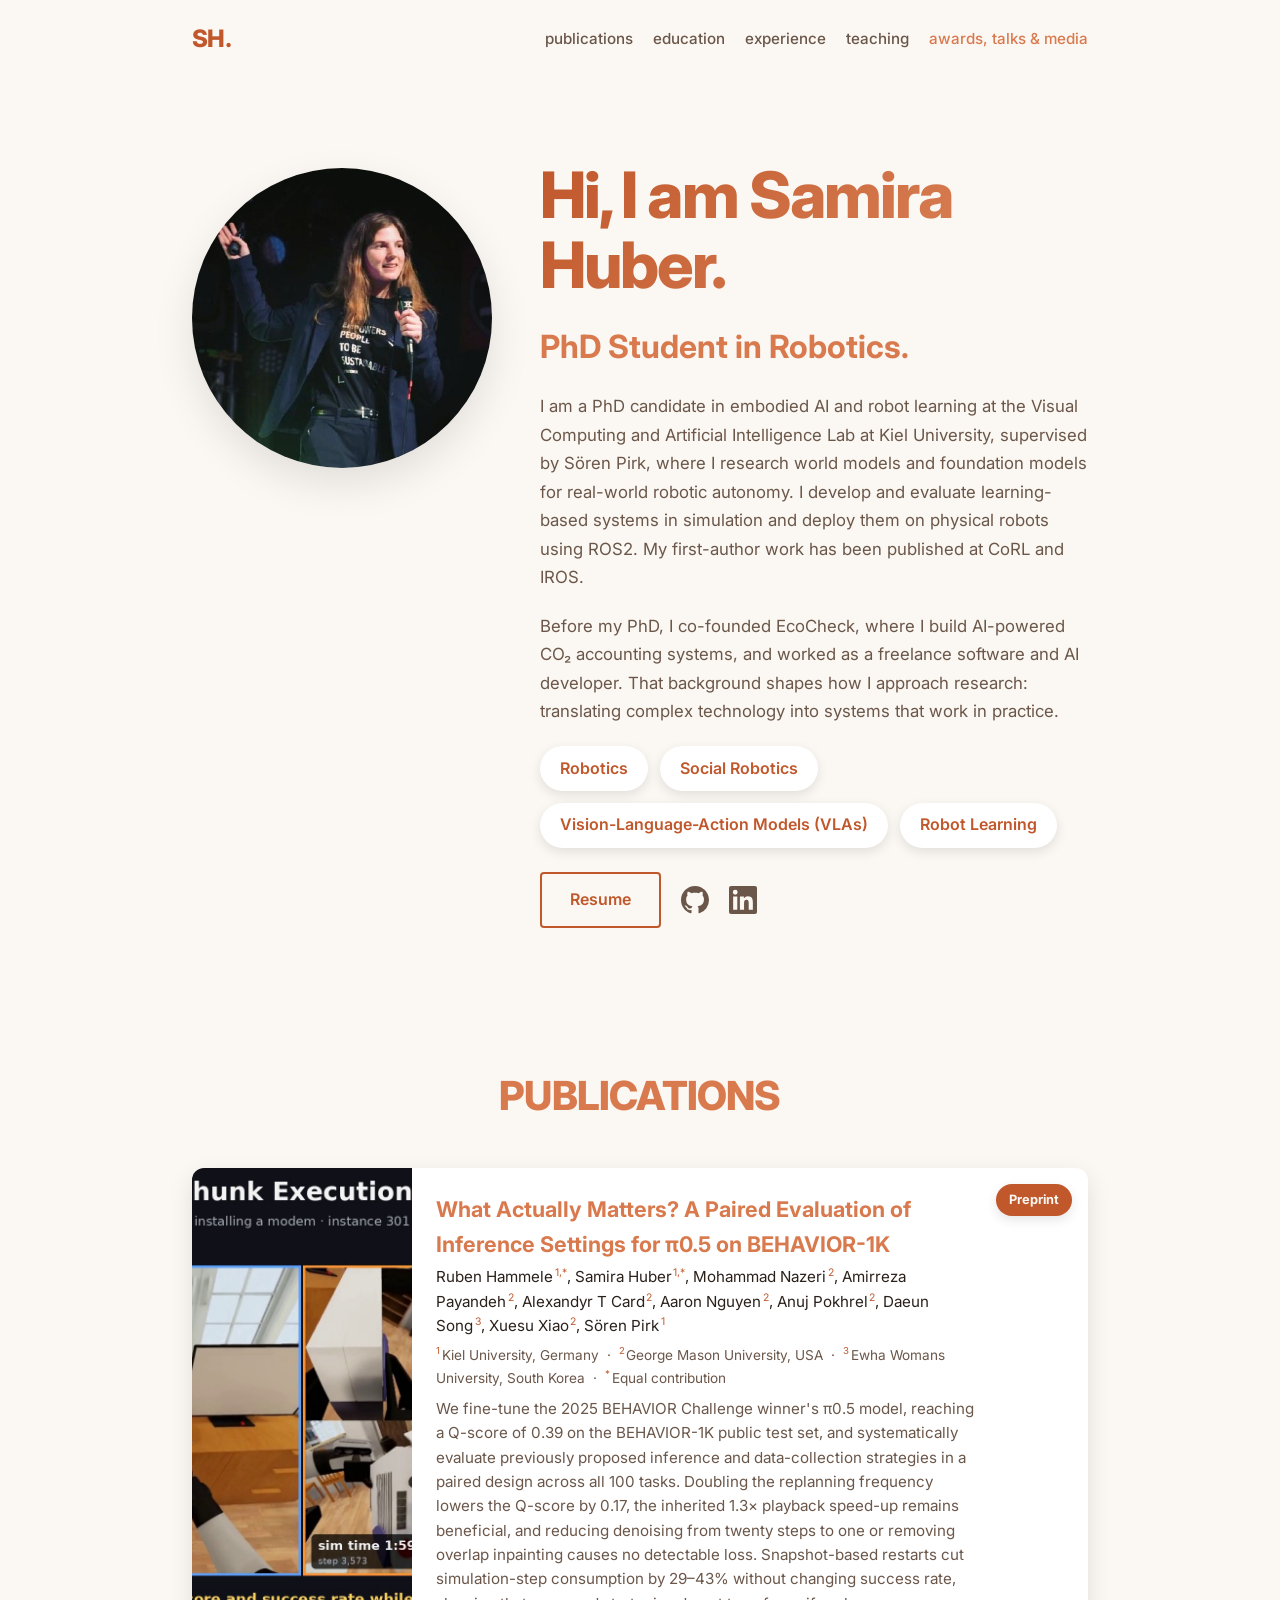
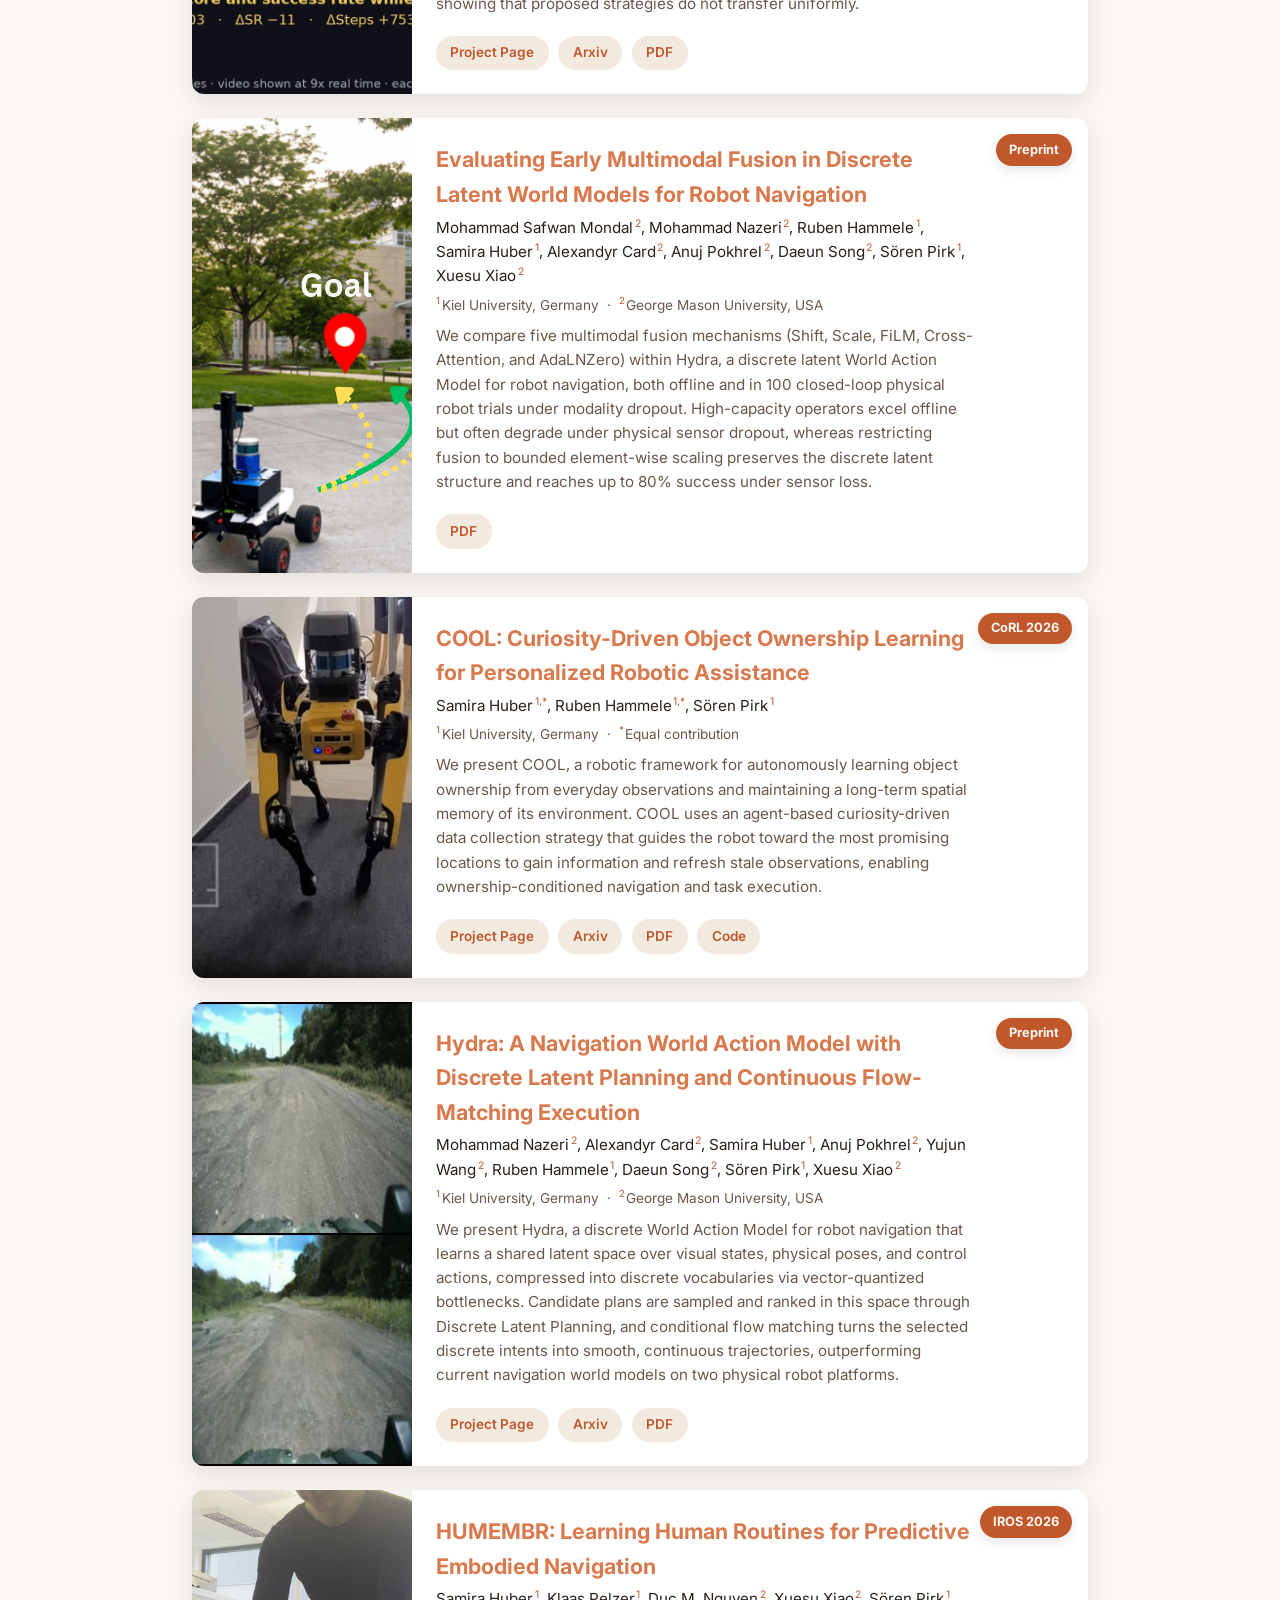
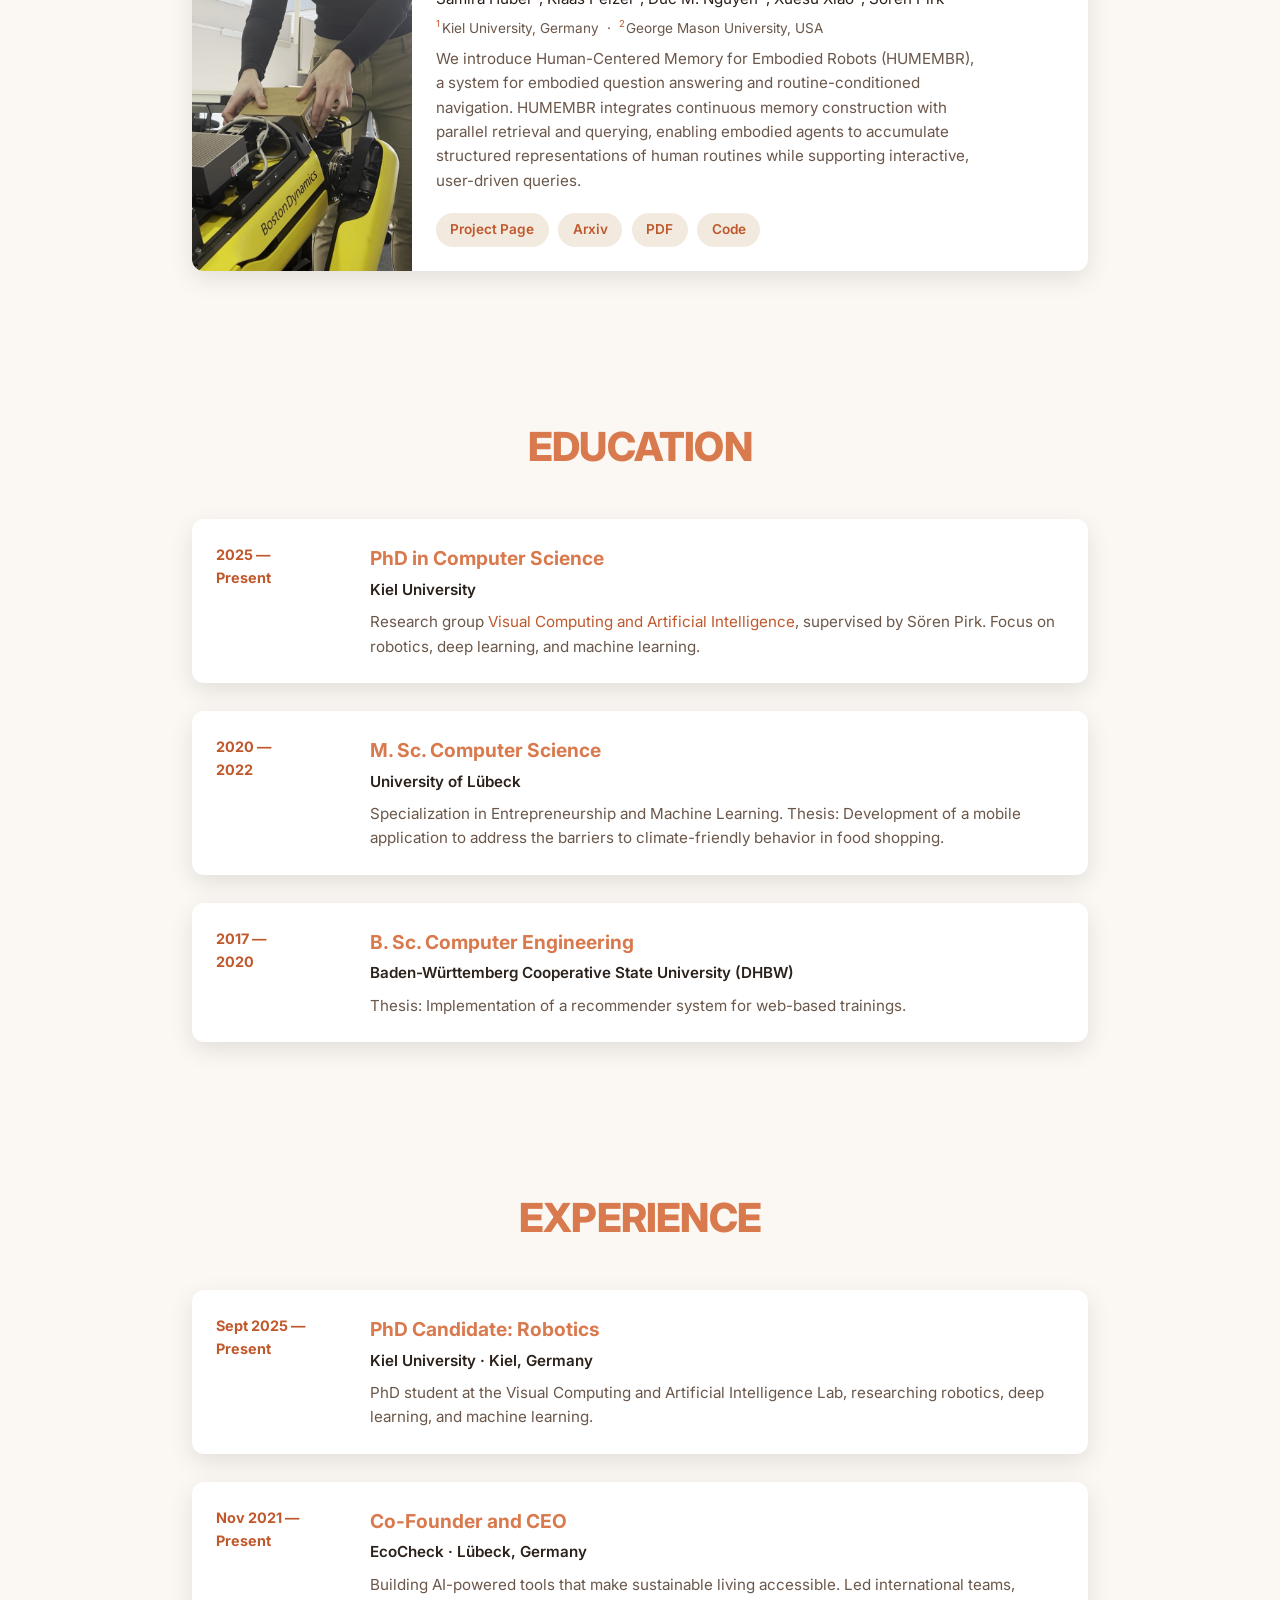
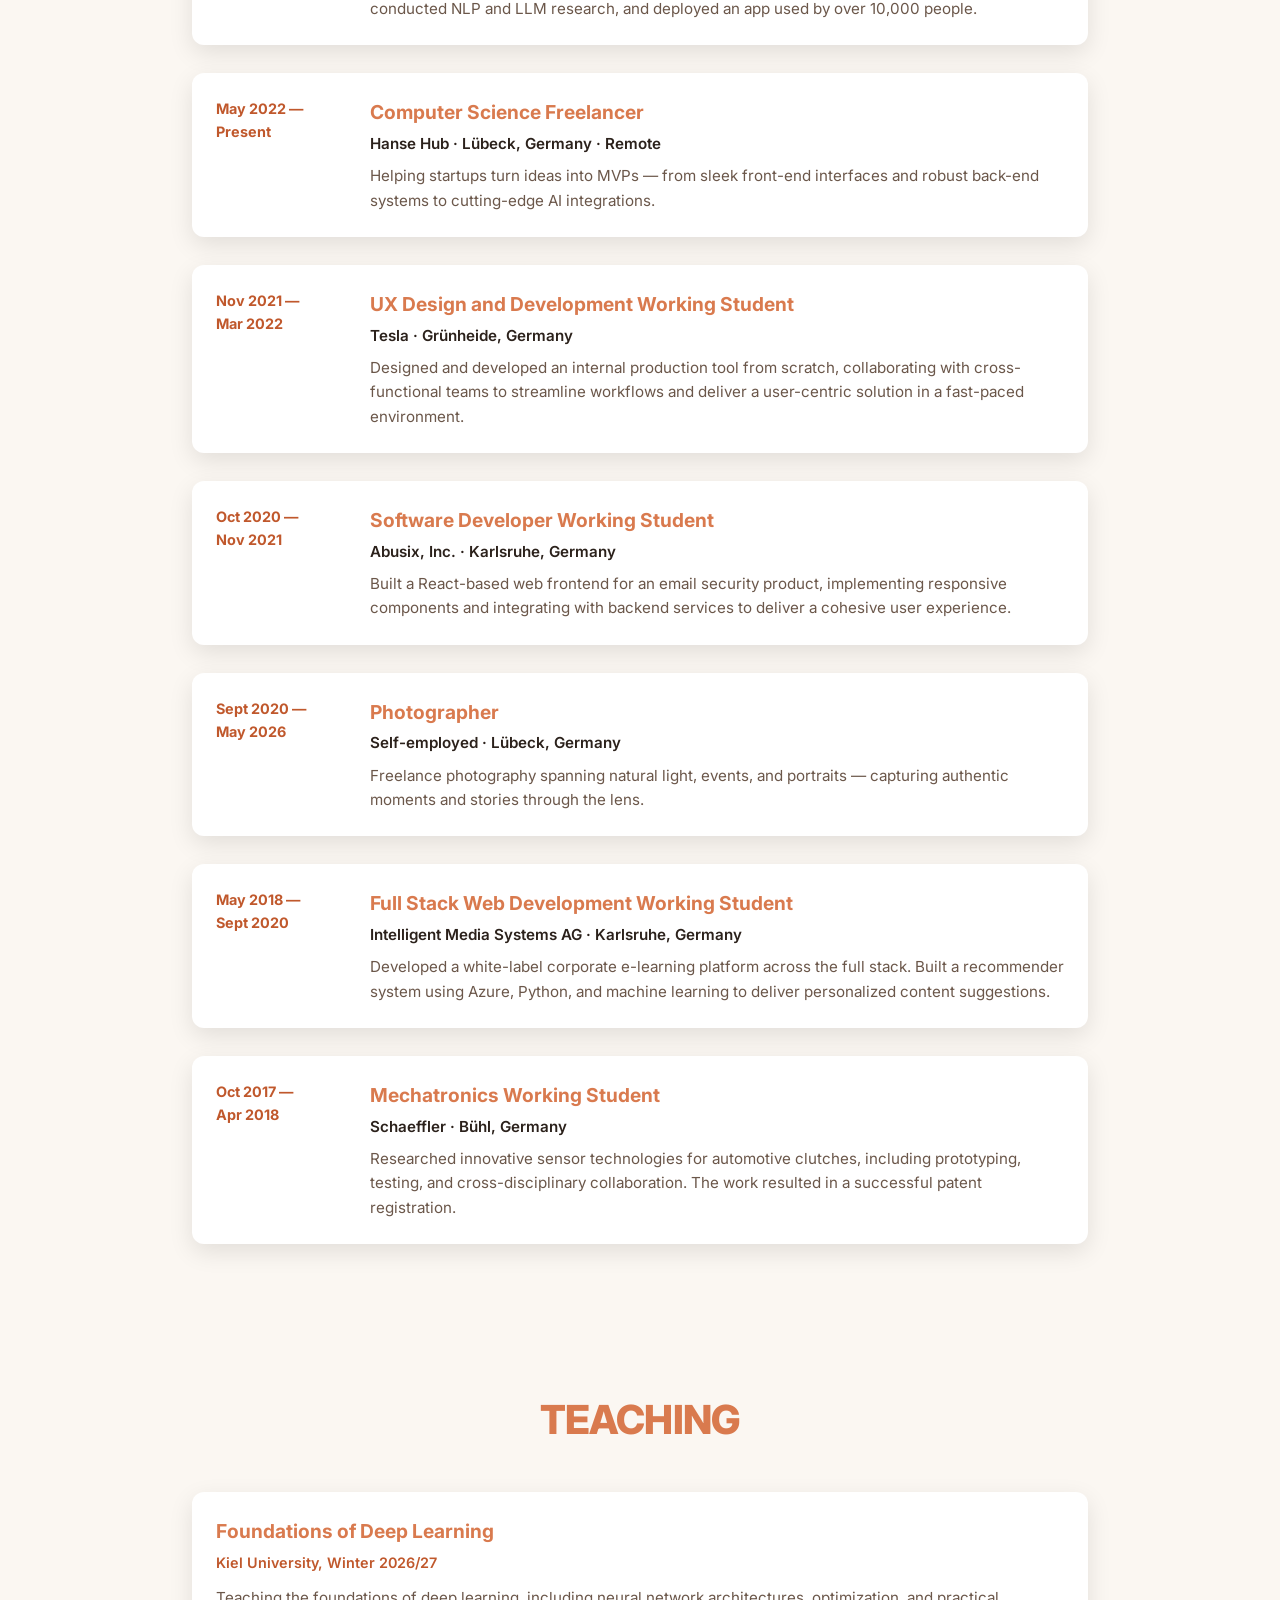
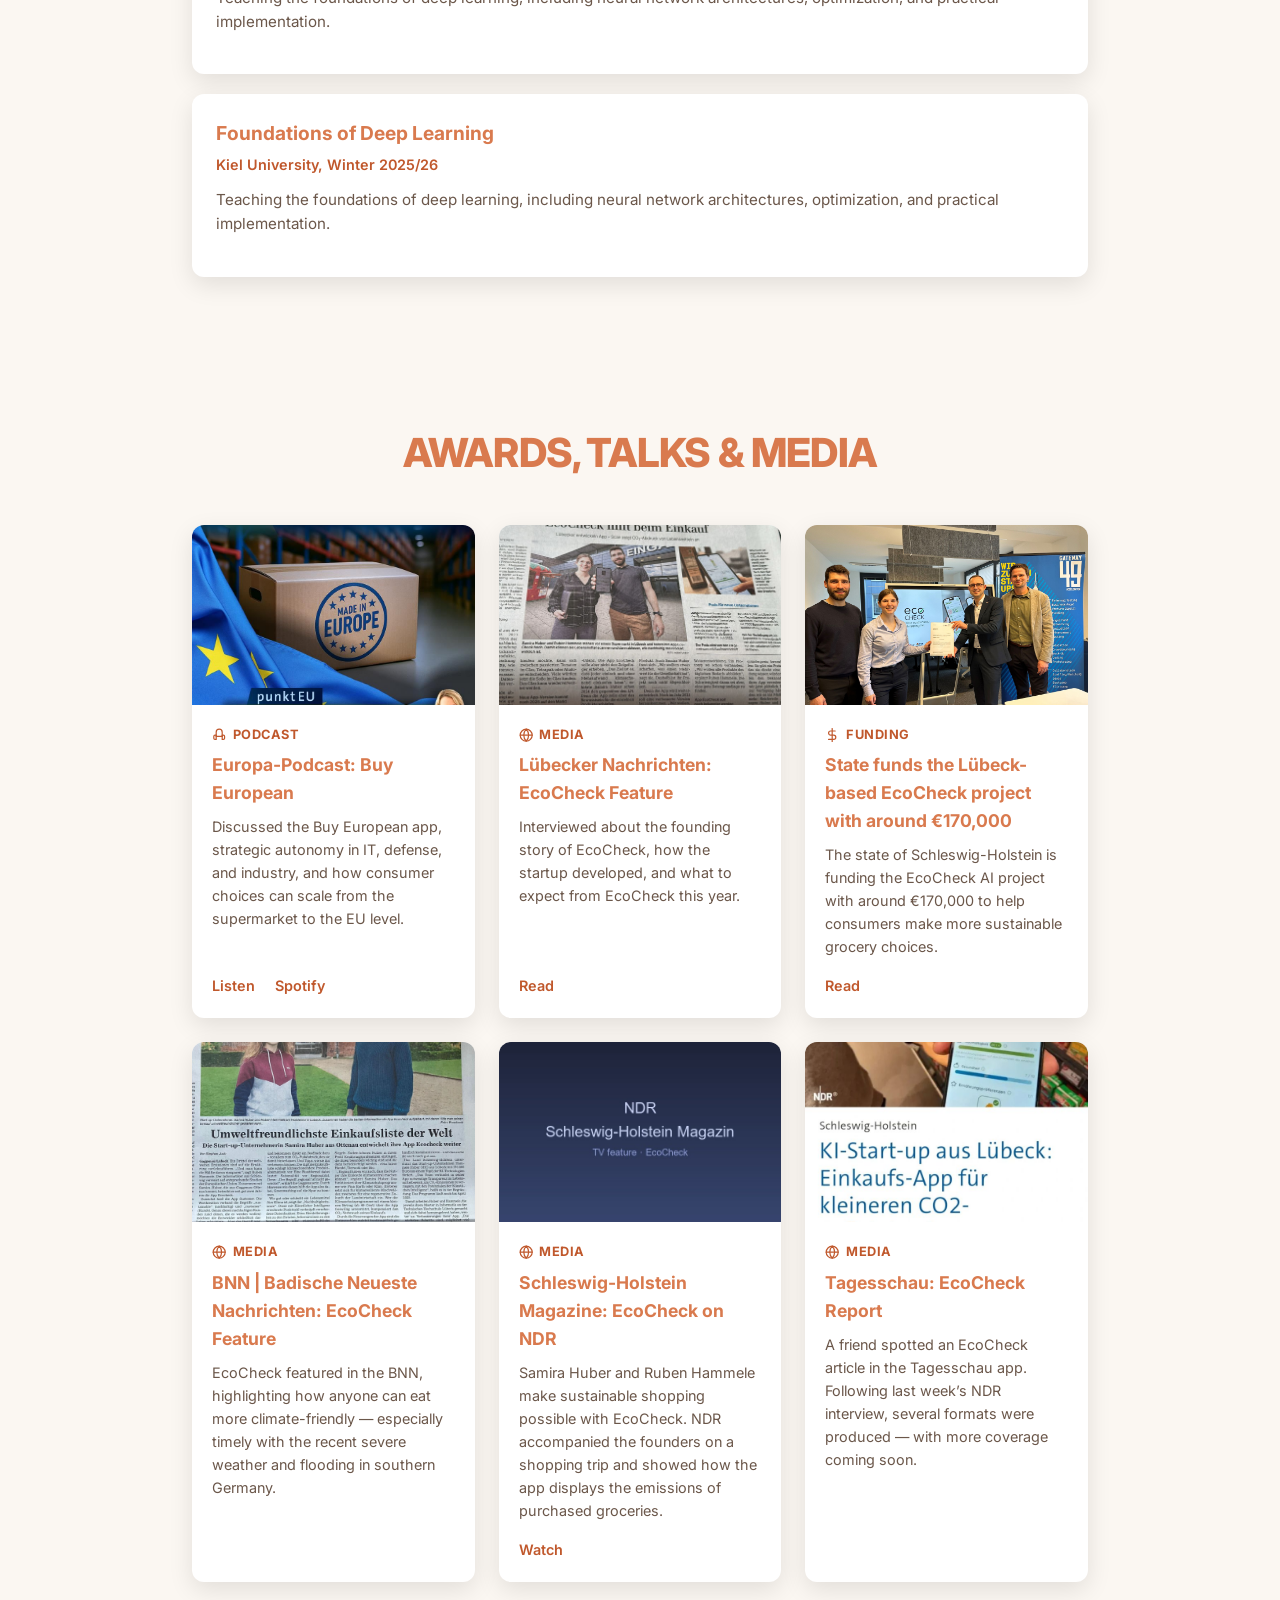
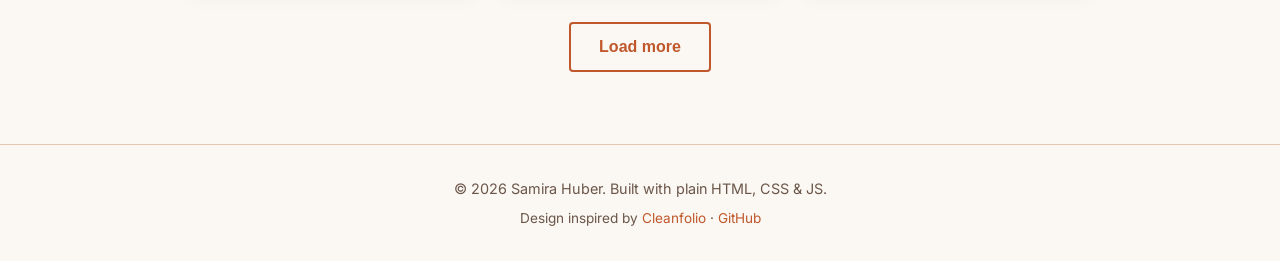
<file: index.html>
<!DOCTYPE html>
<html lang="en">
<head>
  <meta charset="UTF-8" />
  <meta name="viewport" content="width=device-width, initial-scale=1.0" />
  <title>Samira Huber | PhD Student in Robotics</title>
  <link rel="preconnect" href="https://fonts.googleapis.com" />
  <link rel="preconnect" href="https://fonts.gstatic.com" crossorigin />
  <link href="https://fonts.googleapis.com/css2?family=Inter:wght@400;500;600;700;800&display=swap" rel="stylesheet" />
  <link rel="stylesheet" href="styles.css" />
</head>
<body>
  <header class="header">
    <nav class="nav container">
      <a href="#" class="logo">SH.</a>
      <ul class="nav-list">
        <li><a href="#publications" class="nav-link">publications</a></li>
        <li><a href="#education" class="nav-link">education</a></li>
        <li><a href="#experience" class="nav-link">experience</a></li>
        <li><a href="#teaching" class="nav-link">teaching</a></li>
        <li><a href="#news" class="nav-link">awards, talks & media</a></li>
        <!-- <li><a href="blog.html" class="nav-link">blog</a></li> -->
        <!-- <li><a href="sport.html" class="nav-link">sport</a></li> -->
        <!-- <li><a href="#contact" class="nav-link">contact</a></li> -->
        <!-- Theme toggle disabled (see FORCED_THEME in script.js)
        <li>
          <button id="theme-toggle" class="theme-toggle" aria-label="Toggle theme">
            <svg id="sun-icon" class="icon" viewBox="0 0 24 24" fill="none" stroke="currentColor" stroke-width="2" stroke-linecap="round" stroke-linejoin="round">
              <circle cx="12" cy="12" r="5"></circle>
              <line x1="12" y1="1" x2="12" y2="3"></line>
              <line x1="12" y1="21" x2="12" y2="23"></line>
              <line x1="4.22" y1="4.22" x2="5.64" y2="5.64"></line>
              <line x1="18.36" y1="18.36" x2="19.78" y2="19.78"></line>
              <line x1="1" y1="12" x2="3" y2="12"></line>
              <line x1="21" y1="12" x2="23" y2="12"></line>
              <line x1="4.22" y1="19.78" x2="5.64" y2="18.36"></line>
              <line x1="18.36" y1="5.64" x2="19.78" y2="4.22"></line>
            </svg>
            <svg id="moon-icon" class="icon hidden" viewBox="0 0 24 24" fill="none" stroke="currentColor" stroke-width="2" stroke-linecap="round" stroke-linejoin="round">
              <path d="M21 12.79A9 9 0 1 1 11.21 3 7 7 0 0 0 21 12.79z"></path>
            </svg>
          </button>
        </li>
        -->
      </ul>
      <button id="mobile-menu-toggle" class="mobile-menu-toggle" aria-label="Open menu">
        <span></span>
        <span></span>
        <span></span>
      </button>
    </nav>
  </header>

  <main>
    <section class="hero">
      <div class="container hero-content">
        <div class="hero-image">
          <img src="static/images/profile.jpg" alt="Samira Huber" />
        </div>
        <div class="hero-text">
          <h1 class="hero-title">Hi, I am Samira Huber.</h1>
          <h2 class="hero-subtitle">PhD Student in Robotics.</h2>
          <p class="hero-description">
            I am a PhD candidate in embodied AI and robot learning at the Visual Computing and
            Artificial Intelligence Lab at Kiel University, supervised by Sören Pirk, where I
            research world models and foundation models for real-world robotic autonomy. I develop and evaluate
            learning-based systems in simulation and deploy them on physical robots using ROS2.
            My first-author work has been published at CoRL and IROS.
          </p>
          <p class="hero-description">
            Before my PhD, I co-founded EcoCheck, where I build AI-powered CO₂ accounting
            systems, and worked as a freelance software and AI developer. That background
            shapes how I approach research: translating complex technology into systems that
            work in practice.
          </p>
          <div class="chips">
            <span class="chip">Robotics</span>
            <span class="chip">Social Robotics</span>
            <span class="chip">Vision-Language-Action Models (VLAs)</span>
            <span class="chip">Robot Learning</span>
          </div>
          <div class="hero-actions">
          <a href="Samira_Huber_Resume.pdf" class="btn btn-outline" target="_blank" rel="noopener noreferrer">Resume</a>
          <a href="https://github.com/SamiraHuber" target="_blank" rel="noopener noreferrer" class="icon-link" aria-label="GitHub">
            <svg class="social-icon" viewBox="0 0 24 24" fill="currentColor">
              <path d="M12 0C5.37 0 0 5.37 0 12c0 5.31 3.435 9.795 8.205 11.385.6.105.825-.255.825-.57 0-.285-.015-1.23-.015-2.235-3.015.555-3.795-.735-4.035-1.41-.135-.345-.72-1.41-1.23-1.695-.42-.225-1.02-.78-.015-.795.945-.015 1.62.87 1.845 1.23 1.08 1.815 2.805 1.305 3.495.99.105-.78.42-1.305.765-1.605-2.67-.3-5.46-1.335-5.46-5.925 0-1.305.465-2.385 1.23-3.225-.12-.3-.54-1.53.12-3.18 0 0 1.005-.315 3.3 1.23.96-.27 1.98-.405 3-.405s2.04.135 3 .405c2.295-1.56 3.3-1.23 3.3-1.23.66 1.65.24 2.88.12 3.18.765.84 1.23 1.905 1.23 3.225 0 4.605-2.805 5.625-5.475 5.925.435.375.81 1.095.81 2.22 0 1.605-.015 2.895-.015 3.3 0 .315.225.69.825.57A12.02 12.02 0 0 0 24 12c0-6.63-5.37-12-12-12z"/>
            </svg>
          </a>
          <a href="https://www.linkedin.com/in/samira-huber/" target="_blank" rel="noopener noreferrer" class="icon-link" aria-label="LinkedIn">
            <svg class="social-icon" viewBox="0 0 24 24" fill="currentColor">
              <path d="M20.447 20.452h-3.554v-5.569c0-1.328-.027-3.037-1.852-3.037-1.853 0-2.136 1.445-2.136 2.939v5.667H9.351V9h3.414v1.561h.046c.477-.9 1.637-1.85 3.37-1.85 3.601 0 4.267 2.37 4.267 5.455v6.286zM5.337 7.433a2.062 2.062 0 1 1 0-4.125 2.062 2.062 0 0 1 0 4.125zm1.777 13.019H3.56V9h3.554v11.452zM22.225 0H1.771C.792 0 0 .774 0 1.729v20.542C0 23.227.792 24 1.771 24h20.451C23.2 24 24 23.227 24 22.271V1.729C24 .774 23.2 0 22.222 0h.003z"/>
            </svg>
          </a>
        </div>
        </div>
      </div>
    </section>

    <section id="publications" class="publications section">
      <div class="container">
        <h2 class="section-title">PUBLICATIONS</h2>
        <div class="publications-list">
          <article class="publication-card">
            <span class="publication-venue">Preprint</span>
            <div class="publication-image">
              <img src="static/publications/behavior2026.jpg" alt="BEHAVIOR-1K inference settings publication thumbnail" />
            </div>
            <div class="publication-info">
              <h3 class="publication-title">What Actually Matters? A Paired Evaluation of Inference Settings for π0.5 on BEHAVIOR-1K</h3>
              <p class="publication-authors">Ruben Hammele<sup>1,*</sup>, Samira Huber<sup>1,*</sup>, Mohammad Nazeri<sup>2</sup>, Amirreza Payandeh<sup>2</sup>, Alexandyr T Card<sup>2</sup>, Aaron Nguyen<sup>2</sup>, Anuj Pokhrel<sup>2</sup>, Daeun Song<sup>3</sup>, Xuesu Xiao<sup>2</sup>, Sören Pirk<sup>1</sup></p>
              <p class="publication-affiliations"><sup>1</sup>Kiel University, Germany &nbsp;·&nbsp; <sup>2</sup>George Mason University, USA &nbsp;·&nbsp; <sup>3</sup>Ewha Womans University, South Korea &nbsp;·&nbsp; <sup>*</sup>Equal contribution</p>
              <p class="publication-description">We fine-tune the 2025 BEHAVIOR Challenge winner's π0.5 model, reaching a Q-score of 0.39 on the BEHAVIOR-1K public test set, and systematically evaluate previously proposed inference and data-collection strategies in a paired design across all 100 tasks. Doubling the replanning frequency lowers the Q-score by 0.17, the inherited 1.3× playback speed-up remains beneficial, and reducing denoising from twenty steps to one or removing overlap inpainting causes no detectable loss. Snapshot-based restarts cut simulation-step consumption by 29–43% without changing success rate, showing that proposed strategies do not transfer uniformly.</p>
              <div class="publication-links">
                <a class="link-chip" href="https://rubenhammele.github.io/behavior2026/" target="_blank" rel="noopener noreferrer">Project Page</a>
                <a class="link-chip" href="https://arxiv.org/abs/2610.37917" target="_blank" rel="noopener noreferrer">Arxiv</a>
                <a class="link-chip" href="https://arxiv.org/pdf/2610.37917" target="_blank" rel="noopener noreferrer">PDF</a>
              </div>
            </div>
          </article>
          <article class="publication-card">
            <span class="publication-venue">Preprint</span>
            <div class="publication-image">
              <img src="static/publications/fusion.png" alt="Multimodal fusion publication thumbnail" />
            </div>
            <div class="publication-info">
              <h3 class="publication-title">Evaluating Early Multimodal Fusion in Discrete Latent World Models for Robot Navigation</h3>
              <p class="publication-authors">Mohammad Safwan Mondal<sup>2</sup>, Mohammad Nazeri<sup>2</sup>, Ruben Hammele<sup>1</sup>, Samira Huber<sup>1</sup>, Alexandyr Card<sup>2</sup>, Anuj Pokhrel<sup>2</sup>, Daeun Song<sup>2</sup>, Sören Pirk<sup>1</sup>, Xuesu Xiao<sup>2</sup></p>
              <p class="publication-affiliations"><sup>1</sup>Kiel University, Germany &nbsp;·&nbsp; <sup>2</sup>George Mason University, USA</p>
              <p class="publication-description">We compare five multimodal fusion mechanisms (Shift, Scale, FiLM, Cross-Attention, and AdaLNZero) within Hydra, a discrete latent World Action Model for robot navigation, both offline and in 100 closed-loop physical robot trials under modality dropout. High-capacity operators excel offline but often degrade under physical sensor dropout, whereas restricting fusion to bounded element-wise scaling preserves the discrete latent structure and reaches up to 80% success under sensor loss.</p>
              <div class="publication-links">
                <a class="link-chip" href="https://people.cs.gmu.edu/~xiao/papers/modality_fusion.pdf" target="_blank" rel="noopener noreferrer">PDF</a>
              </div>
            </div>
          </article>
          <article class="publication-card">
            <span class="publication-venue">CoRL 2026</span>
            <div class="publication-image">
              <img class="align-right" src="static/publications/cool.png" alt="COOL publication thumbnail" />
            </div>
            <div class="publication-info">
              <h3 class="publication-title">COOL: Curiosity-Driven Object Ownership Learning for Personalized Robotic Assistance</h3>
              <p class="publication-authors">Samira Huber<sup>1,*</sup>, Ruben Hammele<sup>1,*</sup>, Sören Pirk<sup>1</sup></p>
              <p class="publication-affiliations"><sup>1</sup>Kiel University, Germany &nbsp;·&nbsp; <sup>*</sup>Equal contribution</p>
              <p class="publication-description">We present COOL, a robotic framework for autonomously learning object ownership from everyday observations and maintaining a long-term spatial memory of its environment. COOL uses an agent-based curiosity-driven data collection strategy that guides the robot toward the most promising locations to gain information and refresh stale observations, enabling ownership-conditioned navigation and task execution.</p>
              <div class="publication-links">
                <a class="link-chip" href="https://samirahuber.github.io/cool/" target="_blank" rel="noopener noreferrer">Project Page</a>
                <a class="link-chip" href="https://arxiv.org/abs/2610.09358" target="_blank" rel="noopener noreferrer">Arxiv</a>
                <a class="link-chip" href="https://arxiv.org/pdf/2610.09358" target="_blank" rel="noopener noreferrer">PDF</a>
                <a class="link-chip" href="https://github.com/samirahuber/cool" target="_blank" rel="noopener noreferrer">Code</a>
              </div>
            </div>
          </article>
          <article class="publication-card">
            <span class="publication-venue">Preprint</span>
            <div class="publication-image">
              <img src="static/publications/hydra.png" alt="Hydra publication thumbnail" />
            </div>
            <div class="publication-info">
              <h3 class="publication-title">Hydra: A Navigation World Action Model with Discrete Latent Planning and Continuous Flow-Matching Execution</h3>
              <p class="publication-authors">Mohammad Nazeri<sup>2</sup>, Alexandyr Card<sup>2</sup>, Samira Huber<sup>1</sup>, Anuj Pokhrel<sup>2</sup>, Yujun Wang<sup>2</sup>, Ruben Hammele<sup>1</sup>, Daeun Song<sup>2</sup>, Sören Pirk<sup>1</sup>, Xuesu Xiao<sup>2</sup></p>
              <p class="publication-affiliations"><sup>1</sup>Kiel University, Germany &nbsp;·&nbsp; <sup>2</sup>George Mason University, USA</p>
              <p class="publication-description">We present Hydra, a discrete World Action Model for robot navigation that learns a shared latent space over visual states, physical poses, and control actions, compressed into discrete vocabularies via vector-quantized bottlenecks. Candidate plans are sampled and ranked in this space through Discrete Latent Planning, and conditional flow matching turns the selected discrete intents into smooth, continuous trajectories, outperforming current navigation world models on two physical robot platforms.</p>
              <div class="publication-links">
                <a class="link-chip" href="https://robotixx.github.io/hydra" target="_blank" rel="noopener noreferrer">Project Page</a>
                <a class="link-chip" href="https://arxiv.org/abs/2608.28995" target="_blank" rel="noopener noreferrer">Arxiv</a>
                <a class="link-chip" href="https://arxiv.org/pdf/2608.28995" target="_blank" rel="noopener noreferrer">PDF</a>
              </div>
            </div>
          </article>
          <article class="publication-card">
            <span class="publication-venue">IROS 2026</span>
            <div class="publication-image">
              <img src="static/publications/humembr.png" alt="Humembr publication thumbnail" />
            </div>
            <div class="publication-info">
              <h3 class="publication-title">HUMEMBR: Learning Human Routines for Predictive Embodied Navigation</h3>
              <p class="publication-authors">Samira Huber<sup>1</sup>, Klaas Pelzer<sup>1</sup>, Duc M. Nguyen<sup>2</sup>, Xuesu Xiao<sup>2</sup>, Sören Pirk<sup>1</sup></p>
              <p class="publication-affiliations"><sup>1</sup>Kiel University, Germany &nbsp;·&nbsp; <sup>2</sup>George Mason University, USA</p>
              <p class="publication-description">We introduce Human-Centered Memory for Embodied Robots (HUMEMBR), a system for embodied question answering and routine-conditioned navigation. HUMEMBR integrates continuous memory construction with parallel retrieval and querying, enabling embodied agents to accumulate structured representations of human routines while supporting interactive, user-driven queries.</p>
              <div class="publication-links">
                <a class="link-chip" href="https://samirahuber.github.io/humembr/" target="_blank" rel="noopener noreferrer">Project Page</a>
                <a class="link-chip" href="https://arxiv.org/abs/2606.30404" target="_blank" rel="noopener noreferrer">Arxiv</a>
                <a class="link-chip" href="https://arxiv.org/pdf/2606.30404" target="_blank" rel="noopener noreferrer">PDF</a>
                <a class="link-chip" href="#" target="_blank" rel="noopener noreferrer">Code</a>
              </div>
            </div>
          </article>
        </div>
      </div>
    </section>

    <section id="education" class="education section">
      <div class="container">
        <h2 class="section-title">EDUCATION</h2>
        <div class="timeline">
          <div class="timeline-item">
            <div class="timeline-date">2025 —<br>Present</div>
            <div class="timeline-content">
              <h3>PhD in Computer Science</h3>
              <p class="timeline-place">Kiel University</p>
              <p class="timeline-detail">Research group <a href="https://www.vcai-lab.org/" target="_blank" rel="noopener noreferrer">Visual Computing and Artificial Intelligence</a>, supervised by Sören Pirk. Focus on robotics, deep learning, and machine learning.</p>
            </div>
          </div>
          <div class="timeline-item">
            <div class="timeline-date">2020 —<br>2022</div>
            <div class="timeline-content">
              <h3>M. Sc. Computer Science</h3>
              <p class="timeline-place">University of Lübeck</p>
              <p class="timeline-detail">Specialization in Entrepreneurship and Machine Learning. Thesis: Development of a mobile application to address the barriers to climate-friendly behavior in food shopping.</p>
            </div>
          </div>
          <div class="timeline-item">
            <div class="timeline-date">2017 —<br>2020</div>
            <div class="timeline-content">
              <h3>B. Sc. Computer Engineering</h3>
              <p class="timeline-place">Baden-Württemberg Cooperative State University (DHBW)</p>
              <p class="timeline-detail">Thesis: Implementation of a recommender system for web-based trainings.</p>
            </div>
          </div>
        </div>
      </div>
    </section>

    <section id="experience" class="experience section">
      <div class="container">
        <h2 class="section-title">EXPERIENCE</h2>
        <div class="timeline">
          <div class="timeline-item">
            <div class="timeline-date">Sept 2025 —<br>Present</div>
            <div class="timeline-content">
              <h3>PhD Candidate: Robotics</h3>
              <p class="timeline-place">Kiel University · Kiel, Germany</p>
              <p class="timeline-detail">PhD student at the Visual Computing and Artificial Intelligence Lab, researching robotics, deep learning, and machine learning.</p>
            </div>
          </div>
          <div class="timeline-item">
            <div class="timeline-date">Nov 2021 —<br>Present</div>
            <div class="timeline-content">
              <h3>Co-Founder and CEO</h3>
              <p class="timeline-place">EcoCheck · Lübeck, Germany</p>
              <p class="timeline-detail">Building AI-powered tools that make sustainable living accessible. Led international teams, conducted NLP and LLM research, and deployed an app used by over 10,000 people.</p>
            </div>
          </div>
          <div class="timeline-item">
            <div class="timeline-date">May 2022 —<br>Present</div>
            <div class="timeline-content">
              <h3>Computer Science Freelancer</h3>
              <p class="timeline-place">Hanse Hub · Lübeck, Germany · Remote</p>
              <p class="timeline-detail">Helping startups turn ideas into MVPs — from sleek front-end interfaces and robust back-end systems to cutting-edge AI integrations.</p>
            </div>
          </div>
          <div class="timeline-item">
            <div class="timeline-date">Nov 2021 —<br>Mar 2022</div>
            <div class="timeline-content">
              <h3>UX Design and Development Working Student</h3>
              <p class="timeline-place">Tesla · Grünheide, Germany</p>
              <p class="timeline-detail">Designed and developed an internal production tool from scratch, collaborating with cross-functional teams to streamline workflows and deliver a user-centric solution in a fast-paced environment.</p>
            </div>
          </div>
          <div class="timeline-item">
            <div class="timeline-date">Oct 2020 —<br>Nov 2021</div>
            <div class="timeline-content">
              <h3>Software Developer Working Student</h3>
              <p class="timeline-place">Abusix, Inc. · Karlsruhe, Germany</p>
              <p class="timeline-detail">Built a React-based web frontend for an email security product, implementing responsive components and integrating with backend services to deliver a cohesive user experience.</p>
            </div>
          </div>
          <div class="timeline-item">
            <div class="timeline-date">Sept 2020 —<br>May 2026</div>
            <div class="timeline-content">
              <h3>Photographer</h3>
              <p class="timeline-place">Self-employed · Lübeck, Germany</p>
              <p class="timeline-detail">Freelance photography spanning natural light, events, and portraits — capturing authentic moments and stories through the lens.</p>
            </div>
          </div>
          <div class="timeline-item">
            <div class="timeline-date">May 2018 —<br>Sept 2020</div>
            <div class="timeline-content">
              <h3>Full Stack Web Development Working Student</h3>
              <p class="timeline-place">Intelligent Media Systems AG · Karlsruhe, Germany</p>
              <p class="timeline-detail">Developed a white-label corporate e-learning platform across the full stack. Built a recommender system using Azure, Python, and machine learning to deliver personalized content suggestions.</p>
            </div>
          </div>
          <div class="timeline-item">
            <div class="timeline-date">Oct 2017 —<br>Apr 2018</div>
            <div class="timeline-content">
              <h3>Mechatronics Working Student</h3>
              <p class="timeline-place">Schaeffler · Bühl, Germany</p>
              <p class="timeline-detail">Researched innovative sensor technologies for automotive clutches, including prototyping, testing, and cross-disciplinary collaboration. The work resulted in a successful patent registration.</p>
            </div>
          </div>
        </div>
      </div>
    </section>

    <section id="teaching" class="teaching section">
      <div class="container">
        <h2 class="section-title">TEACHING</h2>
        <div class="cards-list">
          <article class="info-card">
            <h3>Foundations of Deep Learning</h3>
            <p class="info-meta">Kiel University, Winter 2026/27</p>
            <p class="info-detail">Teaching the foundations of deep learning, including neural network architectures, optimization, and practical implementation.</p>
          </article>
          <article class="info-card">
            <h3>Foundations of Deep Learning</h3>
            <p class="info-meta">Kiel University, Winter 2025/26</p>
            <p class="info-detail">Teaching the foundations of deep learning, including neural network architectures, optimization, and practical implementation.</p>
          </article>
        </div>
      </div>
    </section>

    <section id="news" class="news section">
      <div class="container">
        <h2 class="section-title">AWARDS, TALKS & MEDIA</h2>
        <div class="news-grid" id="news-grid">
          <article class="news-card">
            <div class="news-image">
              <img src="static/images/news/buy_european_podcast.jpg" alt="Europa-Podcast: Buy European" />
            </div>
            <div class="news-body">
              <p class="news-meta"><svg class="news-meta-icon" viewBox="0 0 24 24" fill="none" stroke="currentColor" stroke-width="2" stroke-linecap="round" stroke-linejoin="round" aria-hidden="true"><path d="M3 14v3a2 2 0 0 0 2 2h2v-7H5a2 2 0 0 0-2 2Z"/><path d="M19 12h-2v7h2a2 2 0 0 0 2-2v-3a2 2 0 0 0-2-2Z"/><path d="M12 2a5 5 0 0 0-5 5v7h10V7a5 5 0 0 0-5-5Z"/></svg>Podcast</p>
              <h3>Europa-Podcast: Buy European</h3>
              <p class="news-detail">Discussed the Buy European app, strategic autonomy in IT, defense, and industry, and how consumer choices can scale from the supermarket to the EU level.</p>
              <div class="news-links">
                <a href="https://tinyurl.com/yc7zkum5" target="_blank" rel="noopener noreferrer">Listen</a>
                <a href="https://tinyurl.com/3942dmjc" target="_blank" rel="noopener noreferrer">Spotify</a>
              </div>
            </div>
          </article>
          <article class="news-card">
            <div class="news-image">
              <img src="static/images/news/newspaper_luebecker_nachrichten.jpg" alt="Lübecker Nachrichten: EcoCheck Feature" />
            </div>
            <div class="news-body">
              <p class="news-meta"><svg class="news-meta-icon" viewBox="0 0 24 24" fill="none" stroke="currentColor" stroke-width="2" stroke-linecap="round" stroke-linejoin="round" aria-hidden="true"><circle cx="12" cy="12" r="10"/><line x1="2" y1="12" x2="22" y2="12"/><path d="M12 2a14.5 14.5 0 0 0 0 20 14.5 14.5 0 0 0 0-20"/></svg>Media</p>
              <h3>Lübecker Nachrichten: EcoCheck Feature</h3>
              <p class="news-detail">Interviewed about the founding story of EcoCheck, how the startup developed, and what to expect from EcoCheck this year.</p>
              <div class="news-links">
                <a href="https://www.ln-online.de/der-norden/luebecker-existenzgruender-den-lebensmittel-co2-fussabdruck-mit-der-app-entdecken-AU2RPMMR2JBLXGBXYMTHMGHZRE.html" target="_blank" rel="noopener noreferrer">Read</a>
              </div>
            </div>
          </article>
          <article class="news-card">
            <div class="news-image">
              <img src="static/images/news/schleswig_holstein_ecocheck.jpg" alt="Schleswig-Holstein funds EcoCheck" />
            </div>
            <div class="news-body">
              <p class="news-meta"><svg class="news-meta-icon" viewBox="0 0 24 24" fill="none" stroke="currentColor" stroke-width="2" stroke-linecap="round" stroke-linejoin="round" aria-hidden="true"><line x1="12" y1="1" x2="12" y2="23"/><path d="M17 5H9.5a3.5 3.5 0 0 0 0 7h5a3.5 3.5 0 0 1 0 7H6"/></svg>Funding</p>
              <h3>State funds the Lübeck-based EcoCheck project with around €170,000</h3>
              <p class="news-detail">The state of Schleswig-Holstein is funding the EcoCheck AI project with around €170,000 to help consumers make more sustainable grocery choices.</p>
              <div class="news-links">
                <a href="https://www.schleswig-holstein.de/DE/landesregierung/ministerien-behoerden/I/Presse/PI/2024/CdS/240328_cds_ecocheck" target="_blank" rel="noopener noreferrer">Read</a>
              </div>
            </div>
          </article>
          <article class="news-card">
            <div class="news-image">
              <img src="static/images/news/newspaper_bnn_2.jpg" alt="BNN | Badische Neueste Nachrichten: EcoCheck Feature" />
            </div>
            <div class="news-body">
              <p class="news-meta"><svg class="news-meta-icon" viewBox="0 0 24 24" fill="none" stroke="currentColor" stroke-width="2" stroke-linecap="round" stroke-linejoin="round" aria-hidden="true"><circle cx="12" cy="12" r="10"/><line x1="2" y1="12" x2="22" y2="12"/><path d="M12 2a14.5 14.5 0 0 0 0 20 14.5 14.5 0 0 0 0-20"/></svg>Media</p>
              <h3>BNN | Badische Neueste Nachrichten: EcoCheck Feature</h3>
              <p class="news-detail">EcoCheck featured in the BNN, highlighting how anyone can eat more climate-friendly — especially timely with the recent severe weather and flooding in southern Germany.</p>
              <div class="news-links">
                
              </div>
            </div>
          </article>
          <article class="news-card">
            <div class="news-image">
              <img src="static/images/news/ndr_ecocheck.jpg" alt="NDR Schleswig-Holstein Magazine: EcoCheck Feature" />
            </div>
            <div class="news-body">
              <p class="news-meta"><svg class="news-meta-icon" viewBox="0 0 24 24" fill="none" stroke="currentColor" stroke-width="2" stroke-linecap="round" stroke-linejoin="round" aria-hidden="true"><circle cx="12" cy="12" r="10"/><line x1="2" y1="12" x2="22" y2="12"/><path d="M12 2a14.5 14.5 0 0 0 0 20 14.5 14.5 0 0 0 0-20"/></svg>Media</p>
              <h3>Schleswig-Holstein Magazine: EcoCheck on NDR</h3>
              <p class="news-detail">Samira Huber and Ruben Hammele make sustainable shopping possible with EcoCheck. NDR accompanied the founders on a shopping trip and showed how the app displays the emissions of purchased groceries.</p>
              <div class="news-links">
                <a href="https://www.ndr.de/fernsehen/sendungen/schleswig-holstein_magazin/Start-Up-aus-SH-Nachhaltiger-Einkauf-per-App,shmag118318.html" target="_blank" rel="noopener noreferrer">Watch</a>
              </div>
            </div>
          </article>
          <article class="news-card">
            <div class="news-image">
              <img src="static/images/news/tagesschau.jpg" alt="Tagesschau: EcoCheck Feature" />
            </div>
            <div class="news-body">
              <p class="news-meta"><svg class="news-meta-icon" viewBox="0 0 24 24" fill="none" stroke="currentColor" stroke-width="2" stroke-linecap="round" stroke-linejoin="round" aria-hidden="true"><circle cx="12" cy="12" r="10"/><line x1="2" y1="12" x2="22" y2="12"/><path d="M12 2a14.5 14.5 0 0 0 0 20 14.5 14.5 0 0 0 0-20"/></svg>Media</p>
              <h3>Tagesschau: EcoCheck Report</h3>
              <p class="news-detail">A friend spotted an EcoCheck article in the Tagesschau app. Following last week’s NDR interview, several formats were produced — with more coverage coming soon.</p>
              <div class="news-links">
                
              </div>
            </div>
          </article>
          <article class="news-card">
            <div class="news-image">
              <img src="static/images/news/verbraucherzentrale_ecocheck.jpg" alt="Consumer Advice Center: EcoCheck App Test" />
            </div>
            <div class="news-body">
              <p class="news-meta"><svg class="news-meta-icon" viewBox="0 0 24 24" fill="none" stroke="currentColor" stroke-width="2" stroke-linecap="round" stroke-linejoin="round" aria-hidden="true"><circle cx="12" cy="12" r="10"/><line x1="2" y1="12" x2="22" y2="12"/><path d="M12 2a14.5 14.5 0 0 0 0 20 14.5 14.5 0 0 0 0-20"/></svg>Media</p>
              <h3>Consumer Advice Center: EcoCheck App Test</h3>
              <p class="news-detail">The consumer advice center tested EcoCheck and praised the app for transparently and consistently communicating climate protection and sustainability — while looking great, too.</p>
              <div class="news-links">
                <a href="https://www.verbraucherzentrale.de/wissen/digitale-welt/apps-und-software/apptest-ecocheck-eine-einkaufsliste-voller-nachhaltigkeit-96086" target="_blank" rel="noopener noreferrer">Read</a>
              </div>
            </div>
          </article>
          <article class="news-card">
            <div class="news-image">
              <img src="static/images/news/newspaper_luebecker_nachrichten_2.jpg" alt="Lübecker Nachrichten: EcoCheck and the Story Behind It" />
            </div>
            <div class="news-body">
              <p class="news-meta"><svg class="news-meta-icon" viewBox="0 0 24 24" fill="none" stroke="currentColor" stroke-width="2" stroke-linecap="round" stroke-linejoin="round" aria-hidden="true"><circle cx="12" cy="12" r="10"/><line x1="2" y1="12" x2="22" y2="12"/><path d="M12 2a14.5 14.5 0 0 0 0 20 14.5 14.5 0 0 0 0-20"/></svg>Media</p>
              <h3>Lübecker Nachrichten: EcoCheck and the Story Behind It</h3>
              <p class="news-detail">In the June 2/3 edition, the Lübecker Nachrichten published an exciting article about EcoCheck and the story behind it, featuring Ruben Hammele and Samira Huber.</p>
              <div class="news-links">
                
              </div>
            </div>
          </article>
          <article class="news-card">
            <div class="news-image">
              <img src="static/images/news/impact_hub_berlin.jpg" alt="Impact Hub Berlin: Sustainable Food Innovators" />
            </div>
            <div class="news-body">
              <p class="news-meta"><svg class="news-meta-icon" viewBox="0 0 24 24" fill="none" stroke="currentColor" stroke-width="2" stroke-linecap="round" stroke-linejoin="round" aria-hidden="true"><polygon points="13 2 3 14 12 14 11 22 21 10 12 10 13 2"/></svg>Accelerator</p>
              <h3>Impact Hub Berlin: Sustainable Food Innovators</h3>
              <p class="news-detail">EcoCheck was featured as one of the Sustainable Food innovators in Impact Hub Berlin's Impact Accelerator, alongside startups advancing urban farming, upcycled food, and vertical farming.</p>
              <div class="news-links">
                <a href="https://lnkd.in/d9Nc7mjC" target="_blank" rel="noopener noreferrer">Get ticket</a>
              </div>
            </div>
          </article>
          <article class="news-card">
            <div class="news-image">
              <img src="static/images/news/startup-days.jpg" alt="Startup Days Lübeck 2024: Impact Award" />
            </div>
            <div class="news-body">
              <p class="news-meta"><svg class="news-meta-icon" viewBox="0 0 24 24" fill="none" stroke="currentColor" stroke-width="2" stroke-linecap="round" stroke-linejoin="round" aria-hidden="true"><path d="M6 9H4.5a2.5 2.5 0 0 1 0-5H6"/><path d="M18 9h1.5a2.5 2.5 0 0 0 0-5H18"/><path d="M4 22h16"/><path d="M10 14.66V17c0 .55-.47.98-.97 1.21C7.85 18.75 7 20.24 7 22"/><path d="M14 14.66V17c0 .55.47.98.97 1.21C16.15 18.75 17 20.24 17 22"/><path d="M18 2H6v7a6 6 0 0 0 12 0V2Z"/></svg>Award</p>
              <h3>Startup Days Lübeck 2024: Impact Award</h3>
              <p class="news-detail">EcoCheck won the Impact Award at the StartUp Days Lübeck 2024 pitch competition, competing against innovative startups from across Schleswig-Holstein.</p>
              <div class="news-links">
                
              </div>
            </div>
          </article>
          <article class="news-card">
            <div class="news-image">
              <img src="static/images/news/galileo.jpg" alt="Galileo: EcoCheck on TV" />
            </div>
            <div class="news-body">
              <p class="news-meta"><svg class="news-meta-icon" viewBox="0 0 24 24" fill="none" stroke="currentColor" stroke-width="2" stroke-linecap="round" stroke-linejoin="round" aria-hidden="true"><circle cx="12" cy="12" r="10"/><line x1="2" y1="12" x2="22" y2="12"/><path d="M12 2a14.5 14.5 0 0 0 0 20 14.5 14.5 0 0 0 0-20"/></svg>Media</p>
              <h3>Galileo: EcoCheck on TV</h3>
              <p class="news-detail">EcoCheck was featured on Galileo, presenting the project to a nationwide TV audience and sparking a wave of positive feedback and rising downloads.</p>
              <div class="news-links">
                
              </div>
            </div>
          </article>
          <article class="news-card">
            <div class="news-image">
              <img src="static/images/news/bne_digital_ecocheck.jpg" alt="BNE Digital: Interview with Ruben Hammele" />
            </div>
            <div class="news-body">
              <p class="news-meta"><svg class="news-meta-icon" viewBox="0 0 24 24" fill="none" stroke="currentColor" stroke-width="2" stroke-linecap="round" stroke-linejoin="round" aria-hidden="true"><path d="M3 14v3a2 2 0 0 0 2 2h2v-7H5a2 2 0 0 0-2 2Z"/><path d="M19 12h-2v7h2a2 2 0 0 0 2-2v-3a2 2 0 0 0-2-2Z"/><path d="M12 2a5 5 0 0 0-5 5v7h10V7a5 5 0 0 0-5-5Z"/></svg>Podcast</p>
              <h3>BNE Digital: Interview with Ruben Hammele</h3>
              <p class="news-detail">Students interviewed Ruben Hammele about the EcoCheck story for BNE Digital, resulting in a multimedia online article with a podcast episode.</p>
              <div class="news-links">
                <a href="https://bne-digital.de/ecocheck-ruben/" target="_blank" rel="noopener noreferrer">Read & listen</a>
              </div>
            </div>
          </article>
          <article class="news-card">
            <div class="news-image">
              <img src="static/images/news/gruenderpreis_sparkasse_2023.jpg" alt="EcoCheck wins Sparkasse zu Lübeck Founder Prize 2023" />
            </div>
            <div class="news-body">
              <p class="news-meta"><svg class="news-meta-icon" viewBox="0 0 24 24" fill="none" stroke="currentColor" stroke-width="2" stroke-linecap="round" stroke-linejoin="round" aria-hidden="true"><path d="M6 9H4.5a2.5 2.5 0 0 1 0-5H6"/><path d="M18 9h1.5a2.5 2.5 0 0 0 0-5H18"/><path d="M4 22h16"/><path d="M10 14.66V17c0 .55-.47.98-.97 1.21C7.85 18.75 7 20.24 7 22"/><path d="M14 14.66V17c0 .55.47.98.97 1.21C16.15 18.75 17 20.24 17 22"/><path d="M18 2H6v7a6 6 0 0 0 12 0V2Z"/></svg>Award</p>
              <h3>Sparkasse zu Lübeck Founder Prize 2023</h3>
              <p class="news-detail">EcoCheck won the Sparkasse zu Lübeck 2023 founder prize and its €10,000 award for making hidden emissions visible and helping consumers make more sustainable purchasing decisions.</p>
              <div class="news-links">
                <a href="https://www.gruendercube.de/ecocheck-gewinnt-den-gruenderpreis-der-sparkasse-zu-luebeck-2023/" target="_blank" rel="noopener noreferrer">Read</a>
              </div>
            </div>
          </article>
          <article class="news-card">
            <div class="news-image">
              <img src="static/images/news/holiday-inn.jpg" alt="Holiday Inn Lübeck x EcoCheck" />
            </div>
            <div class="news-body">
              <p class="news-meta"><svg class="news-meta-icon" viewBox="0 0 24 24" fill="none" stroke="currentColor" stroke-width="2" stroke-linecap="round" stroke-linejoin="round" aria-hidden="true"><path d="M10 13a5 5 0 0 0 7.54.54l3-3a5 5 0 0 0-7.07-7.07l-1.72 1.71"/><path d="M14 11a5 5 0 0 0-7.54-.54l-3 3a5 5 0 0 0 7.07 7.07l1.71-1.71"/></svg>Partnership</p>
              <h3>Holiday Inn Lübeck x EcoCheck: CO₂-Labels on the Menu</h3>
              <p class="news-detail">Holiday Inn Lübeck and EcoCheck partnered to add CO₂ labels to every dish on the new “Kochwerk Lübeck” menu, giving guests transparent information to make more sustainable choices.</p>
              <div class="news-links">
                
              </div>
            </div>
          </article>
          <article class="news-card">
            <div class="news-image">
              <img src="static/images/news/klartext_startups_interview.jpg" alt="Klartext für Start-ups: EcoCheck Interview" />
            </div>
            <div class="news-body">
              <p class="news-meta"><svg class="news-meta-icon" viewBox="0 0 24 24" fill="none" stroke="currentColor" stroke-width="2" stroke-linecap="round" stroke-linejoin="round" aria-hidden="true"><circle cx="12" cy="12" r="10"/><line x1="2" y1="12" x2="22" y2="12"/><path d="M12 2a14.5 14.5 0 0 0 0 20 14.5 14.5 0 0 0 0-20"/></svg>Media</p>
              <h3>Klartext für Start-ups: EcoCheck Interview</h3>
              <p class="news-detail">Samira Huber and Ruben Hammele talk about the challenges they overcame in their early startup journey in the GründerCube video series “Klartext für Start-ups”.</p>
              <div class="news-links">
                <a href="https://lnkd.in/ewq6pJsB" target="_blank" rel="noopener noreferrer">Watch</a>
              </div>
            </div>
          </article>
          <article class="news-card">
            <div class="news-image">
              <img src="static/images/news/exist_gruenderstipendium.jpg" alt="EcoCheck receives EXIST founder scholarship" />
            </div>
            <div class="news-body">
              <p class="news-meta"><svg class="news-meta-icon" viewBox="0 0 24 24" fill="none" stroke="currentColor" stroke-width="2" stroke-linecap="round" stroke-linejoin="round" aria-hidden="true"><line x1="12" y1="1" x2="12" y2="23"/><path d="M17 5H9.5a3.5 3.5 0 0 0 0 7h5a3.5 3.5 0 0 1 0 7H6"/></svg>Funding</p>
              <h3>EcoCheck receives EXIST founder scholarship</h3>
              <p class="news-detail">EcoCheck will be supported over the next year by the EXIST founder scholarship. Thanks to GründerCube for the continuous support!</p>
              <div class="news-links">
                
              </div>
            </div>
          </article>
          <article class="news-card">
            <div class="news-image">
              <img src="static/images/news/diwokiel_panel.jpg" alt="DiWoKiel Panel Talk" />
            </div>
            <div class="news-body">
              <p class="news-meta"><svg class="news-meta-icon" viewBox="0 0 24 24" fill="none" stroke="currentColor" stroke-width="2" stroke-linecap="round" stroke-linejoin="round" aria-hidden="true"><path d="M12 1a3 3 0 0 0-3 3v8a3 3 0 0 0 6 0V4a3 3 0 0 0-3-3Z"/><path d="M19 10v2a7 7 0 0 1-14 0v-2"/><line x1="12" y1="19" x2="12" y2="23"/><line x1="8" y1="23" x2="16" y2="23"/></svg>Panel talk</p>
              <h3>DiWoKiel: Silicon Valley x Start-ups</h3>
              <p class="news-detail">Samira Huber joined the DiWoKiel panel talk on “Silicon Valley x Start-ups: Accelerate your Success” — a great opportunity for networking and learning during Digital Week Kiel.</p>
              <div class="news-links">
                
              </div>
            </div>
          </article>
          <article class="news-card">
            <div class="news-image">
              <img src="static/images/news/impact-factory.jpg" alt="Impact Factory by Anthropia" />
            </div>
            <div class="news-body">
              <p class="news-meta"><svg class="news-meta-icon" viewBox="0 0 24 24" fill="none" stroke="currentColor" stroke-width="2" stroke-linecap="round" stroke-linejoin="round" aria-hidden="true"><polygon points="13 2 3 14 12 14 11 22 21 10 12 10 13 2"/></svg>Accelerator</p>
              <h3>Impact Factory by Anthropia</h3>
              <p class="news-detail">EcoCheck spent five months in the Impact Factory in Duisburg, joining a strong community of startups focused on social and economic sustainability through coaching and team exchange. Now entering the Scale-Up phase.</p>
              <div class="news-links">
                
              </div>
            </div>
          </article>
          <article class="news-card">
            <div class="news-image">
              <img src="static/images/news/transatlantic-innovation-week.jpg" alt="Transatlantic Innovation Week 23" />
            </div>
            <div class="news-body">
              <p class="news-meta"><svg class="news-meta-icon" viewBox="0 0 24 24" fill="none" stroke="currentColor" stroke-width="2" stroke-linecap="round" stroke-linejoin="round" aria-hidden="true"><path d="M12 1a3 3 0 0 0-3 3v8a3 3 0 0 0 6 0V4a3 3 0 0 0-3-3Z"/><path d="M19 10v2a7 7 0 0 1-14 0v-2"/><line x1="12" y1="19" x2="12" y2="23"/><line x1="8" y1="23" x2="16" y2="23"/></svg>Panel talk</p>
              <h3>Transatlantic Innovation Week 23: Kiel x San Francisco</h3>
              <p class="news-detail">Samira Huber joined a panel talk during the Transatlantic Innovation Week 23 organized by The Bay Areas e.V., discussing the transatlantic city partnership between Kiel and San Francisco and sharing insights from the recent Silicon Valley trip as winner of the Überflieger Prize.</p>
              <div class="news-links">
                
              </div>
            </div>
          </article>
          <article class="news-card">
            <div class="news-image">
              <img src="static/images/news/codehub.jpg" alt="Netlight Code Pub" />
            </div>
            <div class="news-body">
              <p class="news-meta"><svg class="news-meta-icon" viewBox="0 0 24 24" fill="none" stroke="currentColor" stroke-width="2" stroke-linecap="round" stroke-linejoin="round" aria-hidden="true"><path d="M12 1a3 3 0 0 0-3 3v8a3 3 0 0 0 6 0V4a3 3 0 0 0-3-3Z"/><path d="M19 10v2a7 7 0 0 1-14 0v-2"/><line x1="12" y1="19" x2="12" y2="23"/><line x1="8" y1="23" x2="16" y2="23"/></svg>Panel talk</p>
              <h3>Netlight Code Pub: Women in Tech</h3>
              <p class="news-detail">Samira Huber shared her experiences at Netlight’s Code Pub, a meet-up for women and non-binary people interested in IT, alongside Sophie-Catherine Ohlsen and Sandra Roggow.</p>
              <div class="news-links">
                
              </div>
            </div>
          </article>
          <article class="news-card">
            <div class="news-image">
              <img src="static/images/news/ihk.jpg" alt="IHK Magazine Cover Feature" />
            </div>
            <div class="news-body">
              <p class="news-meta"><svg class="news-meta-icon" viewBox="0 0 24 24" fill="none" stroke="currentColor" stroke-width="2" stroke-linecap="round" stroke-linejoin="round" aria-hidden="true"><circle cx="12" cy="12" r="10"/><line x1="2" y1="12" x2="22" y2="12"/><path d="M12 2a14.5 14.5 0 0 0 0 20 14.5 14.5 0 0 0 0-20"/></svg>Media</p>
              <h3>IHK Magazine: EcoCheck on the Cover</h3>
              <p class="news-detail">Samira Huber and Ruben Hammele are featured on the cover of the IHK magazine as one of the Lübeck startups from the GATEWAY49 program.</p>
              <div class="news-links">
                
              </div>
            </div>
          </article>
          <article class="news-card">
            <div class="news-image">
              <img src="static/images/news/ueberflieger.jpg" alt="Überflieger 2022" />
            </div>
            <div class="news-body">
              <p class="news-meta"><svg class="news-meta-icon" viewBox="0 0 24 24" fill="none" stroke="currentColor" stroke-width="2" stroke-linecap="round" stroke-linejoin="round" aria-hidden="true"><path d="M6 9H4.5a2.5 2.5 0 0 1 0-5H6"/><path d="M18 9h1.5a2.5 2.5 0 0 0 0-5H18"/><path d="M4 22h16"/><path d="M10 14.66V17c0 .55-.47.98-.97 1.21C7.85 18.75 7 20.24 7 22"/><path d="M14 14.66V17c0 .55.47.98.97 1.21C16.15 18.75 17 20.24 17 22"/><path d="M18 2H6v7a6 6 0 0 0 12 0V2Z"/></svg>Award</p>
              <h3>Überflieger 2022: Trip to Silicon Valley</h3>
              <p class="news-detail">EcoCheck was selected as one of the Überflieger 2022 winners, earning an intensive week in Silicon Valley and San Francisco with investor meetings and networking.</p>
              <div class="news-links">
                
              </div>
            </div>
          </article>
          <article class="news-card">
            <div class="news-image">
              <img src="static/images/news/swr3_radio.jpg" alt="SWR3 Radio Interview" />
            </div>
            <div class="news-body">
              <p class="news-meta"><svg class="news-meta-icon" viewBox="0 0 24 24" fill="none" stroke="currentColor" stroke-width="2" stroke-linecap="round" stroke-linejoin="round" aria-hidden="true"><circle cx="12" cy="12" r="10"/><line x1="2" y1="12" x2="22" y2="12"/><path d="M12 2a14.5 14.5 0 0 0 0 20 14.5 14.5 0 0 0 0-20"/></svg>Media</p>
              <h3>SWR3: Sustomer on the Radio</h3>
              <p class="news-detail">Samira Huber was interviewed by SWR3 about Sustomer (now EcoCheck), sharing how the startup helps people make environmentally friendly choices.</p>
              <div class="news-links">
                
              </div>
            </div>
          </article>
          <article class="news-card">
            <div class="news-image">
              <img src="static/images/news/newspaper_bnn_1.jpg" alt="Badische Neueste Nachrichten & Badisches Tagblatt: EcoCheck" />
            </div>
            <div class="news-body">
              <p class="news-meta"><svg class="news-meta-icon" viewBox="0 0 24 24" fill="none" stroke="currentColor" stroke-width="2" stroke-linecap="round" stroke-linejoin="round" aria-hidden="true"><circle cx="12" cy="12" r="10"/><line x1="2" y1="12" x2="22" y2="12"/><path d="M12 2a14.5 14.5 0 0 0 0 20 14.5 14.5 0 0 0 0-20"/></svg>Media</p>
              <h3>Badische Neueste Nachrichten & Badisches Tagblatt: EcoCheck in the Newspaper</h3>
              <p class="news-detail">EcoCheck was featured in the Badische Neueste Nachrichten and Badisches Tagblatt, with a noticeable boost in downloads showing that print media still reaches many readers.</p>
              <div class="news-links">
                
              </div>
            </div>
          </article>
          <article class="news-card">
            <div class="news-image">
              <img src="static/images/news/start_aperitivo.jpg" alt="Female StartAperitivo Finalist" />
            </div>
            <div class="news-body">
              <p class="news-meta"><svg class="news-meta-icon" viewBox="0 0 24 24" fill="none" stroke="currentColor" stroke-width="2" stroke-linecap="round" stroke-linejoin="round" aria-hidden="true"><path d="M6 9H4.5a2.5 2.5 0 0 1 0-5H6"/><path d="M18 9h1.5a2.5 2.5 0 0 0 0-5H18"/><path d="M4 22h16"/><path d="M10 14.66V17c0 .55-.47.98-.97 1.21C7.85 18.75 7 20.24 7 22"/><path d="M14 14.66V17c0 .55.47.98.97 1.21C16.15 18.75 17 20.24 17 22"/><path d="M18 2H6v7a6 6 0 0 0 12 0V2Z"/></svg>Award</p>
              <h3>Female StartAperitivo: Finalist</h3>
              <p class="news-detail">Samira Huber pitched EcoCheck at the Female StartAperitivo finale in Hamburg, celebrating a supportive community of female founders and connecting with investors.</p>
              <div class="news-links">
                
              </div>
            </div>
          </article>
          <article class="news-card">
            <div class="news-image">
              <img src="static/images/news/perle.jpg" alt="BUDNI Die Perle: EcoCheck Feature" />
            </div>
            <div class="news-body">
              <p class="news-meta"><svg class="news-meta-icon" viewBox="0 0 24 24" fill="none" stroke="currentColor" stroke-width="2" stroke-linecap="round" stroke-linejoin="round" aria-hidden="true"><circle cx="12" cy="12" r="10"/><line x1="2" y1="12" x2="22" y2="12"/><path d="M12 2a14.5 14.5 0 0 0 0 20 14.5 14.5 0 0 0 0-20"/></svg>Media</p>
              <h3>BUDNI Die Perle: EcoCheck in the Customer Magazine</h3>
              <p class="news-detail">EcoCheck (then Sustomer) is featured in the BUDNI customer magazine “Die Perle” on page 55, explaining how the app makes sustainable shopping easier and how the idea came about.</p>
              <div class="news-links">
                
              </div>
            </div>
          </article>
          <article class="news-card">
            <div class="news-image">
              <img src="static/images/news/gateway49_batch4.jpg" alt="GATEWAY49 Batch 4 Winner" />
            </div>
            <div class="news-body">
              <p class="news-meta"><svg class="news-meta-icon" viewBox="0 0 24 24" fill="none" stroke="currentColor" stroke-width="2" stroke-linecap="round" stroke-linejoin="round" aria-hidden="true"><polygon points="13 2 3 14 12 14 11 22 21 10 12 10 13 2"/></svg>Accelerator</p>
              <h3>GATEWAY49: Batch 4 Winner</h3>
              <p class="news-detail">EcoCheck was selected as one of the winning teams for GATEWAY49 Batch 4 after a pitch marathon with 32 teams, joining the accelerator program at Technikzentrum Lübeck.</p>
              <div class="news-links">
                
              </div>
            </div>
          </article>
        </div>
        <button id="news-load-more" class="btn btn-outline news-load-more" type="button">Load more</button>
      </div>
    </section>

    <!--
    BLOG SECTION COMMENTED OUT
    (build.py / build.js index.html injection is disabled while this is commented out;
    the BLOG_OVERVIEW_START/END markers below are plain text, not HTML comments,
    because comments cannot be nested.)

        <section id="blog" class="blog section">
      <div class="container">
        <h2 class="section-title">BLOG</h2>
        [BLOG_OVERVIEW_START]
<article class="blog-overview-card">
            <div class="blog-overview-image">
              <img src="static/images/blog/blog1.jpg" alt="From Startup Founder to Robotics Researcher" />
            </div>
            <div class="blog-overview-body">
              <p class="blog-date">June 15, 2026</p>
              <h3>From Startup Founder to Robotics Researcher</h3>
              <p class="blog-excerpt">Reflections on moving from building a sustainability startup to pursuing a PhD in robotics and AI.</p>
              <a href="from-startup-to-robotics.html" class="blog-read-more">Read more</a>
            </div>
          </article>
<article class="blog-overview-card">
            <div class="blog-overview-image">
              <img src="static/images/blog/blog2.jpg" alt="Lessons Learned Building EcoCheck" />
            </div>
            <div class="blog-overview-body">
              <p class="blog-date">May 22, 2026</p>
              <h3>Lessons Learned Building EcoCheck</h3>
              <p class="blog-excerpt">What three years of climate-tech entrepreneurship taught me about product, team, and persistence.</p>
              <a href="lessons-learned-ecocheck.html" class="blog-read-more">Read more</a>
            </div>
          </article>
<article class="blog-overview-card">
            <div class="blog-overview-image">
              <img src="static/images/blog/blog3.jpg" alt="Women in Tech and Entrepreneurship" />
            </div>
            <div class="blog-overview-body">
              <p class="blog-date">April 8, 2026</p>
              <h3>Women in Tech and Entrepreneurship</h3>
              <p class="blog-excerpt">Why representation matters and practical advice for women and non-binary people entering tech.</p>
              <a href="women-in-tech-entrepreneurship.html" class="blog-read-more">Read more</a>
            </div>
          </article>
        [BLOG_OVERVIEW_END]
        <a href="blog.html" class="btn btn-outline news-load-more">View all posts</a>
      </div>
    </section>
    -->

    <!--
    CONTACT SECTION COMMENTED OUT

    <section id="contact" class="contact section">
      <div class="container contact-content">
        <h2 class="section-title">CONTACT</h2>
        <p class="contact-text">
          Interested in working together? Reach out and let's build something great.
        </p>
        <a href="mailto:hello@example.com" class="btn btn-outline">get in touch</a>
      </div>
    </section>
    -->
  </main>

  <footer class="footer">
    <div class="container">
      <p>&copy; <span id="year"></span> Samira Huber. Built with plain HTML, CSS & JS.</p>
      <p class="footer-credit">Design inspired by <a href="https://rjshkhr.github.io/cleanfolio/" target="_blank" rel="noopener noreferrer">Cleanfolio</a> · <a href="https://github.com/rjshkhr/cleanfolio" target="_blank" rel="noopener noreferrer">GitHub</a></p>
    </div>
  </footer>

  <script src="script.js"></script>
  <!-- <script src="palette-switcher.js"></script> --> <!-- testing: color scheme switcher -->
</body>
</html>
</file>
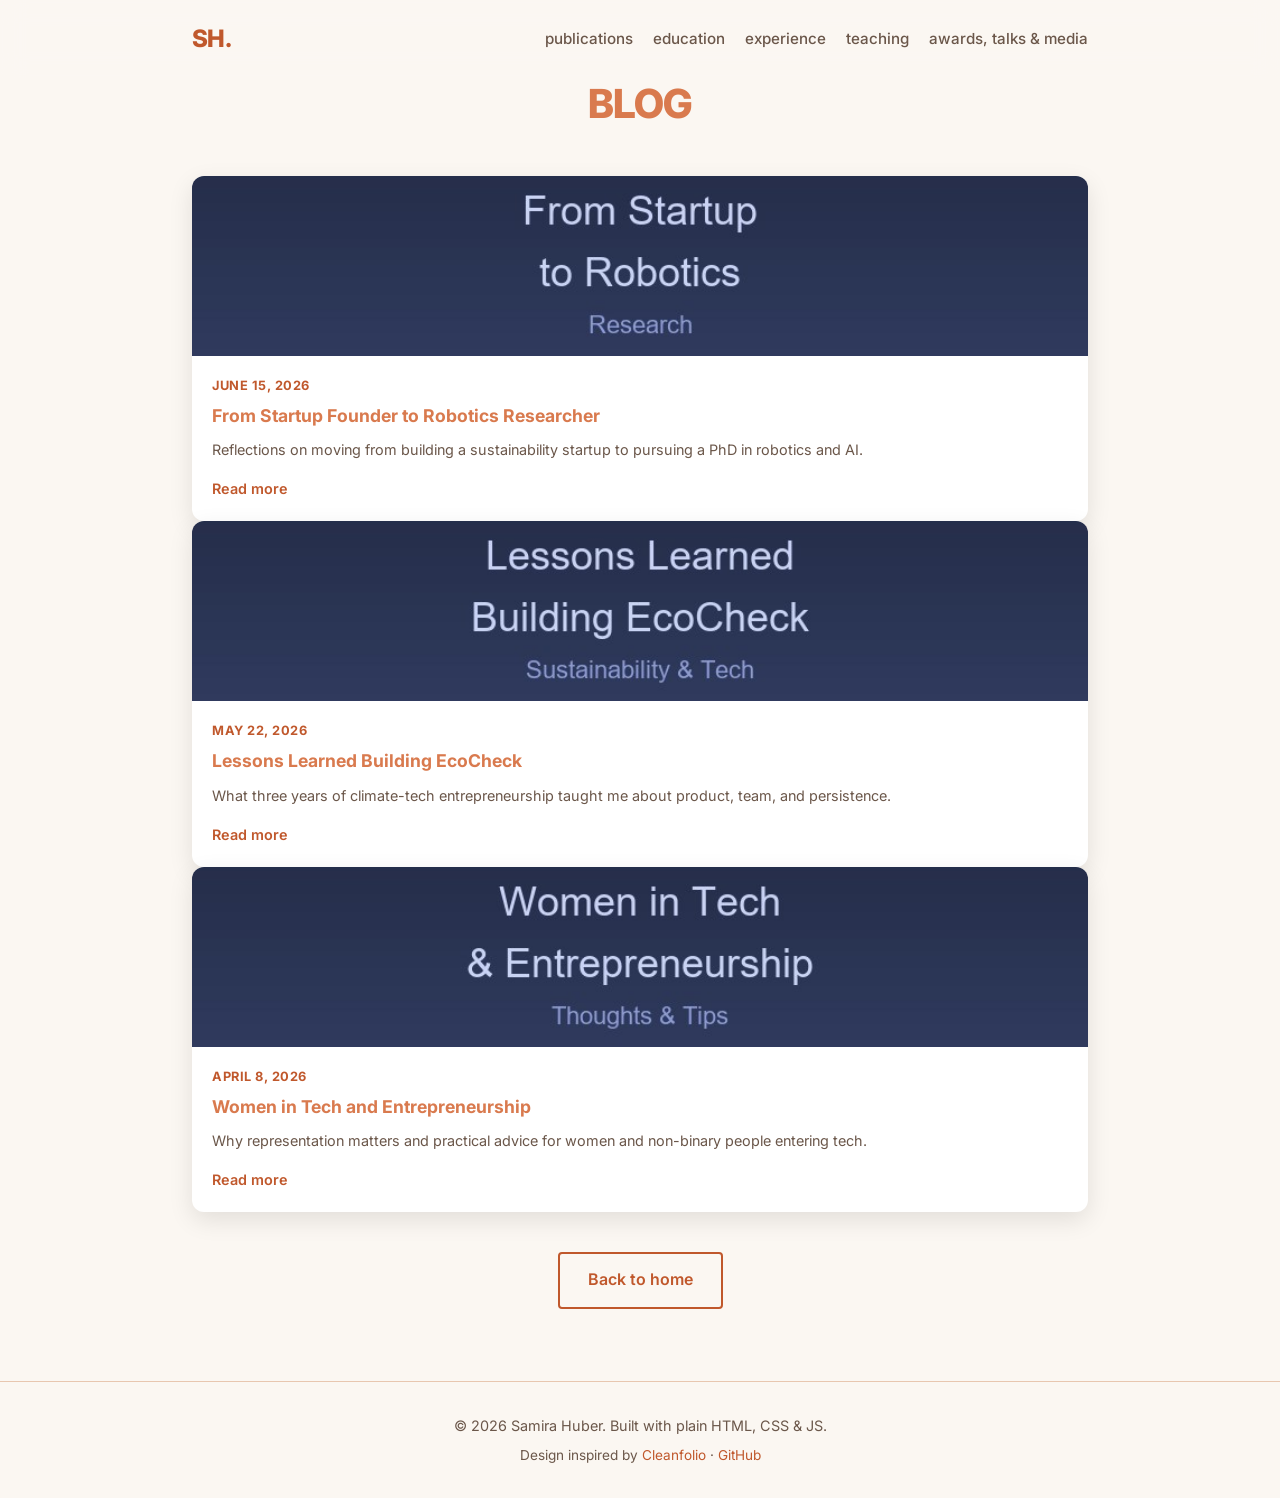
<file: blog.html>
<!DOCTYPE html>
<html lang="en">
<head>
  <meta charset="UTF-8" />
  <meta name="viewport" content="width=device-width, initial-scale=1.0" />
  <title>Blog | Samira Huber</title>
  <link rel="preconnect" href="https://fonts.googleapis.com" />
  <link rel="preconnect" href="https://fonts.gstatic.com" crossorigin />
  <link href="https://fonts.googleapis.com/css2?family=Inter:wght@400;500;600;700;800&display=swap" rel="stylesheet" />
  <link rel="stylesheet" href="styles.css" />
</head>
<body>
  <header class="header">
    <nav class="nav container">
      <a href="index.html" class="logo">SH.</a>
      <ul class="nav-list">
        <li><a href="index.html#publications" class="nav-link">publications</a></li>
        <li><a href="index.html#education" class="nav-link">education</a></li>
        <li><a href="index.html#experience" class="nav-link">experience</a></li>
        <li><a href="index.html#teaching" class="nav-link">teaching</a></li>
        <li><a href="index.html#news" class="nav-link">awards, talks & media</a></li>
        <!-- <li><a href="blog.html" class="nav-link">blog</a></li> -->
        <!-- <li><a href="sport.html" class="nav-link">sport</a></li> -->
        <!-- <li><a href="index.html#contact" class="nav-link">contact</a></li> -->
        <!-- Theme toggle disabled (see FORCED_THEME in script.js)
        <li>
          <button id="theme-toggle" class="theme-toggle" aria-label="Toggle theme">
            <svg id="sun-icon" class="icon" viewBox="0 0 24 24" fill="none" stroke="currentColor" stroke-width="2" stroke-linecap="round" stroke-linejoin="round">
              <circle cx="12" cy="12" r="5"></circle>
              <line x1="12" y1="1" x2="12" y2="3"></line>
              <line x1="12" y1="21" x2="12" y2="23"></line>
              <line x1="4.22" y1="4.22" x2="5.64" y2="5.64"></line>
              <line x1="18.36" y1="18.36" x2="19.78" y2="19.78"></line>
              <line x1="1" y1="12" x2="3" y2="12"></line>
              <line x1="21" y1="12" x2="23" y2="12"></line>
              <line x1="4.22" y1="19.78" x2="5.64" y2="18.36"></line>
              <line x1="18.36" y1="5.64" x2="19.78" y2="4.22"></line>
            </svg>
            <svg id="moon-icon" class="icon hidden" viewBox="0 0 24 24" fill="none" stroke="currentColor" stroke-width="2" stroke-linecap="round" stroke-linejoin="round">
              <path d="M21 12.79A9 9 0 1 1 11.21 3 7 7 0 0 0 21 12.79z"></path>
            </svg>
          </button>
        </li>
        -->
      </ul>
      <button id="mobile-menu-toggle" class="mobile-menu-toggle" aria-label="Open menu">
        <span></span>
        <span></span>
        <span></span>
      </button>
    </nav>
  </header>

  <main>
        <section class="blog-page section">
      <div class="container">
        <h2 class="section-title">BLOG</h2>
        <!-- BLOG_LIST_START -->
<article class="blog-overview-card">
            <div class="blog-overview-image">
              <img src="static/images/blog/blog1.jpg" alt="From Startup Founder to Robotics Researcher" />
            </div>
            <div class="blog-overview-body">
              <p class="blog-date">June 15, 2026</p>
              <h3>From Startup Founder to Robotics Researcher</h3>
              <p class="blog-excerpt">Reflections on moving from building a sustainability startup to pursuing a PhD in robotics and AI.</p>
              <a href="from-startup-to-robotics.html" class="blog-read-more">Read more</a>
            </div>
          </article>
<article class="blog-overview-card">
            <div class="blog-overview-image">
              <img src="static/images/blog/blog2.jpg" alt="Lessons Learned Building EcoCheck" />
            </div>
            <div class="blog-overview-body">
              <p class="blog-date">May 22, 2026</p>
              <h3>Lessons Learned Building EcoCheck</h3>
              <p class="blog-excerpt">What three years of climate-tech entrepreneurship taught me about product, team, and persistence.</p>
              <a href="lessons-learned-ecocheck.html" class="blog-read-more">Read more</a>
            </div>
          </article>
<article class="blog-overview-card">
            <div class="blog-overview-image">
              <img src="static/images/blog/blog3.jpg" alt="Women in Tech and Entrepreneurship" />
            </div>
            <div class="blog-overview-body">
              <p class="blog-date">April 8, 2026</p>
              <h3>Women in Tech and Entrepreneurship</h3>
              <p class="blog-excerpt">Why representation matters and practical advice for women and non-binary people entering tech.</p>
              <a href="women-in-tech-entrepreneurship.html" class="blog-read-more">Read more</a>
            </div>
          </article>
        <!-- BLOG_LIST_END -->
        <a href="index.html" class="btn btn-outline news-load-more">Back to home</a>
      </div>
    </section>
  </main>

  <footer class="footer">
    <div class="container">
      <p>&copy; <span id="year"></span> Samira Huber. Built with plain HTML, CSS & JS.</p>
      <p class="footer-credit">Design inspired by <a href="https://rjshkhr.github.io/cleanfolio/" target="_blank" rel="noopener noreferrer">Cleanfolio</a> · <a href="https://github.com/rjshkhr/cleanfolio" target="_blank" rel="noopener noreferrer">GitHub</a></p>
    </div>
  </footer>

  <script src="script.js"></script>
</body>
</html>
</file>
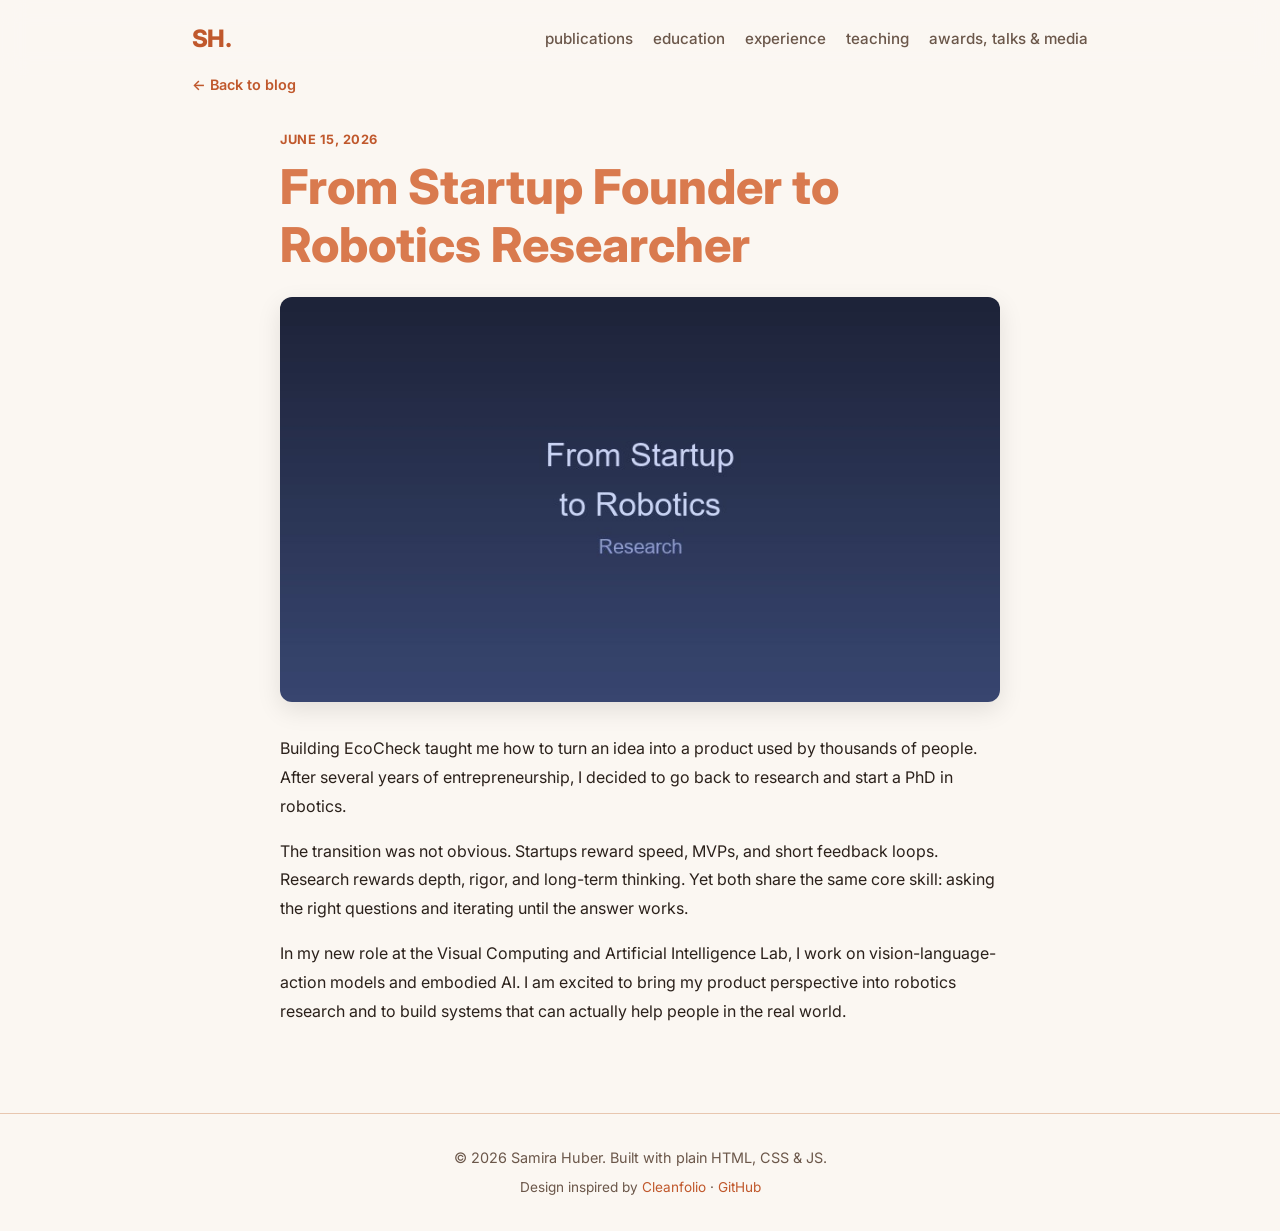
<file: from-startup-to-robotics.html>
<!DOCTYPE html>
<html lang="en">
<head>
  <meta charset="UTF-8" />
  <meta name="viewport" content="width=device-width, initial-scale=1.0" />
  <title>From Startup Founder to Robotics Researcher | Samira Huber</title>
  <link rel="preconnect" href="https://fonts.googleapis.com" />
  <link rel="preconnect" href="https://fonts.gstatic.com" crossorigin />
  <link href="https://fonts.googleapis.com/css2?family=Inter:wght@400;500;600;700;800&display=swap" rel="stylesheet" />
  <link rel="stylesheet" href="styles.css" />
</head>
<body>
  <header class="header">
    <nav class="nav container">
      <a href="index.html" class="logo">SH.</a>
      <ul class="nav-list">
        <li><a href="index.html#publications" class="nav-link">publications</a></li>
        <li><a href="index.html#education" class="nav-link">education</a></li>
        <li><a href="index.html#experience" class="nav-link">experience</a></li>
        <li><a href="index.html#teaching" class="nav-link">teaching</a></li>
        <li><a href="index.html#news" class="nav-link">awards, talks & media</a></li>
        <!-- <li><a href="blog.html" class="nav-link">blog</a></li> -->
        <!-- <li><a href="sport.html" class="nav-link">sport</a></li> -->
        <!-- <li><a href="index.html#contact" class="nav-link">contact</a></li> -->
        <!-- Theme toggle disabled (see FORCED_THEME in script.js)
        <li>
          <button id="theme-toggle" class="theme-toggle" aria-label="Toggle theme">
            <svg id="sun-icon" class="icon" viewBox="0 0 24 24" fill="none" stroke="currentColor" stroke-width="2" stroke-linecap="round" stroke-linejoin="round">
              <circle cx="12" cy="12" r="5"></circle>
              <line x1="12" y1="1" x2="12" y2="3"></line>
              <line x1="12" y1="21" x2="12" y2="23"></line>
              <line x1="4.22" y1="4.22" x2="5.64" y2="5.64"></line>
              <line x1="18.36" y1="18.36" x2="19.78" y2="19.78"></line>
              <line x1="1" y1="12" x2="3" y2="12"></line>
              <line x1="21" y1="12" x2="23" y2="12"></line>
              <line x1="4.22" y1="19.78" x2="5.64" y2="18.36"></line>
              <line x1="18.36" y1="5.64" x2="19.78" y2="4.22"></line>
            </svg>
            <svg id="moon-icon" class="icon hidden" viewBox="0 0 24 24" fill="none" stroke="currentColor" stroke-width="2" stroke-linecap="round" stroke-linejoin="round">
              <path d="M21 12.79A9 9 0 1 1 11.21 3 7 7 0 0 0 21 12.79z"></path>
            </svg>
          </button>
        </li>
        -->
      </ul>
      <button id="mobile-menu-toggle" class="mobile-menu-toggle" aria-label="Open menu">
        <span></span>
        <span></span>
        <span></span>
      </button>
    </nav>
  </header>

  <main>
    <article class="blog-page section">
      <div class="container">
        <a href="blog.html" class="blog-read-more">&larr; Back to blog</a>
        <div id="post-content" class="post-content">
        <div class="post-header">
        <p class="blog-date">June 15, 2026</p>
        <h1 class="post-title">From Startup Founder to Robotics Researcher</h1>
        <div class="post-image"><img src="static/images/blog/blog1.jpg" alt="From Startup Founder to Robotics Researcher" /></div>
      </div>
      <div class="post-body">
        <p>Building EcoCheck taught me how to turn an idea into a product used by thousands of people. After several years of entrepreneurship, I decided to go back to research and start a PhD in robotics.</p>
<p>The transition was not obvious. Startups reward speed, MVPs, and short feedback loops. Research rewards depth, rigor, and long-term thinking. Yet both share the same core skill: asking the right questions and iterating until the answer works.</p>
<p>In my new role at the Visual Computing and Artificial Intelligence Lab, I work on vision-language-action models and embodied AI. I am excited to bring my product perspective into robotics research and to build systems that can actually help people in the real world.</p>
      </div>
      </div>
      </div>
    </article>
  </main>

  <footer class="footer">
    <div class="container">
      <p>&copy; <span id="year"></span> Samira Huber. Built with plain HTML, CSS & JS.</p>
      <p class="footer-credit">Design inspired by <a href="https://rjshkhr.github.io/cleanfolio/" target="_blank" rel="noopener noreferrer">Cleanfolio</a> · <a href="https://github.com/rjshkhr/cleanfolio" target="_blank" rel="noopener noreferrer">GitHub</a></p>
    </div>
  </footer>

  <script src="script.js"></script>
</body>
</html>
</file>
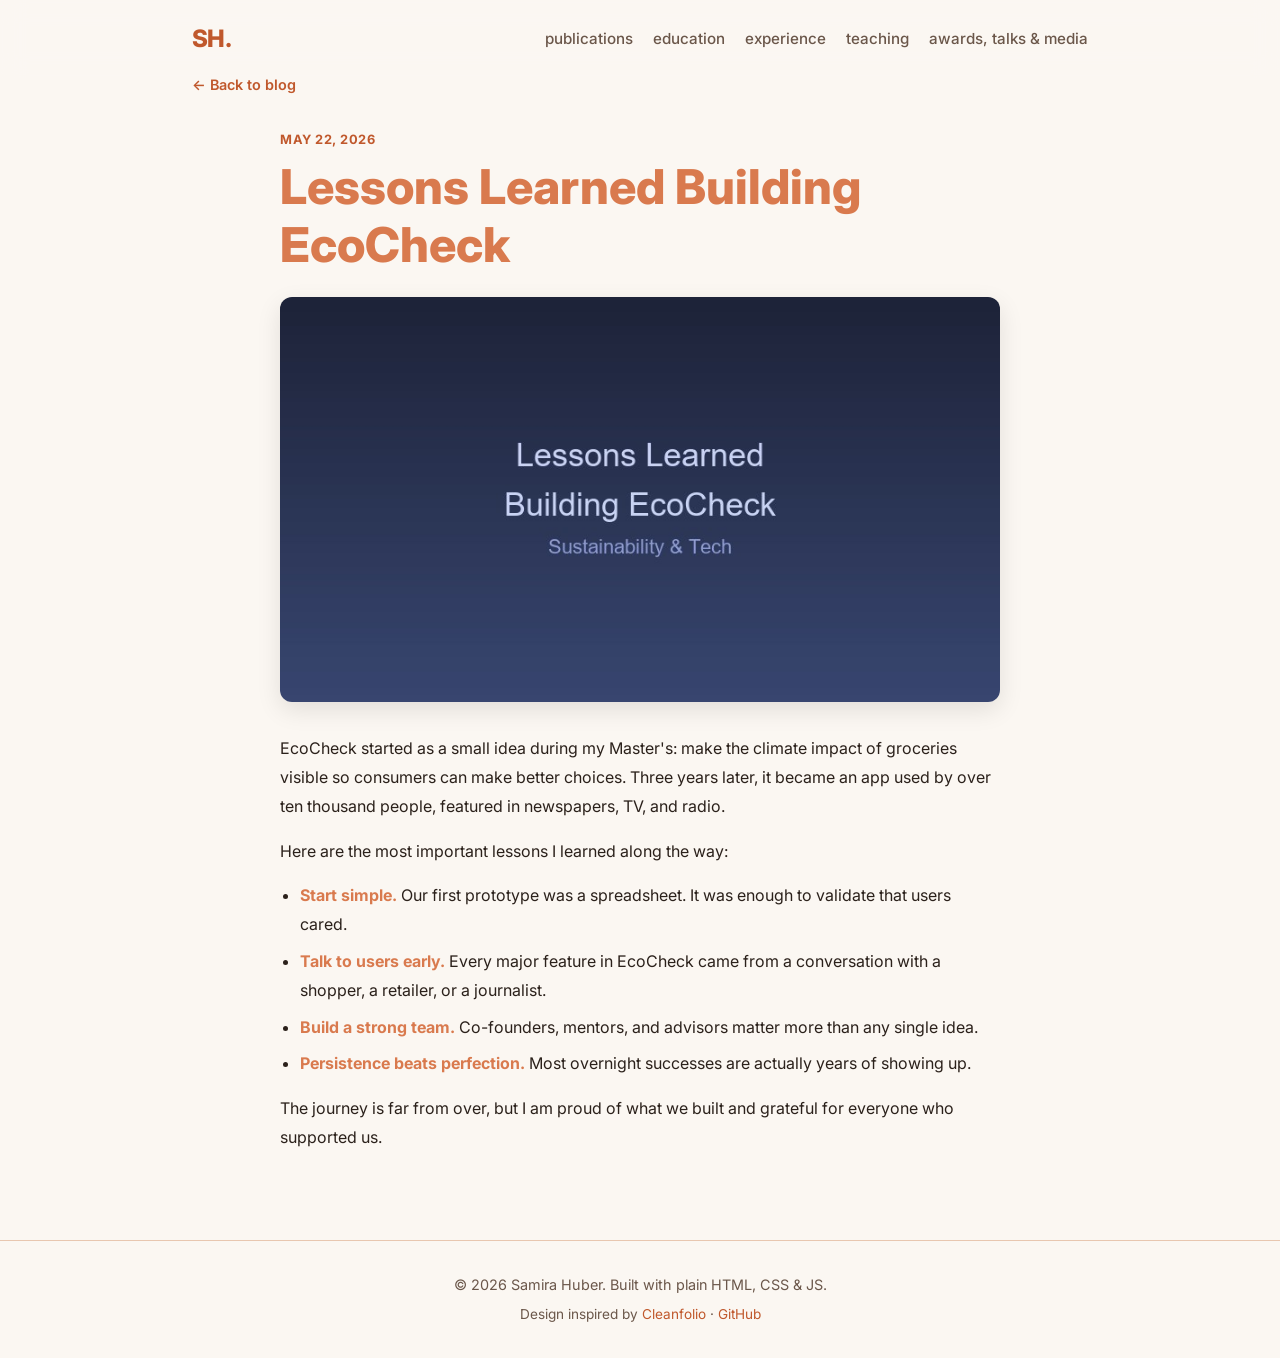
<file: lessons-learned-ecocheck.html>
<!DOCTYPE html>
<html lang="en">
<head>
  <meta charset="UTF-8" />
  <meta name="viewport" content="width=device-width, initial-scale=1.0" />
  <title>Lessons Learned Building EcoCheck | Samira Huber</title>
  <link rel="preconnect" href="https://fonts.googleapis.com" />
  <link rel="preconnect" href="https://fonts.gstatic.com" crossorigin />
  <link href="https://fonts.googleapis.com/css2?family=Inter:wght@400;500;600;700;800&display=swap" rel="stylesheet" />
  <link rel="stylesheet" href="styles.css" />
</head>
<body>
  <header class="header">
    <nav class="nav container">
      <a href="index.html" class="logo">SH.</a>
      <ul class="nav-list">
        <li><a href="index.html#publications" class="nav-link">publications</a></li>
        <li><a href="index.html#education" class="nav-link">education</a></li>
        <li><a href="index.html#experience" class="nav-link">experience</a></li>
        <li><a href="index.html#teaching" class="nav-link">teaching</a></li>
        <li><a href="index.html#news" class="nav-link">awards, talks & media</a></li>
        <!-- <li><a href="blog.html" class="nav-link">blog</a></li> -->
        <!-- <li><a href="sport.html" class="nav-link">sport</a></li> -->
        <!-- <li><a href="index.html#contact" class="nav-link">contact</a></li> -->
        <!-- Theme toggle disabled (see FORCED_THEME in script.js)
        <li>
          <button id="theme-toggle" class="theme-toggle" aria-label="Toggle theme">
            <svg id="sun-icon" class="icon" viewBox="0 0 24 24" fill="none" stroke="currentColor" stroke-width="2" stroke-linecap="round" stroke-linejoin="round">
              <circle cx="12" cy="12" r="5"></circle>
              <line x1="12" y1="1" x2="12" y2="3"></line>
              <line x1="12" y1="21" x2="12" y2="23"></line>
              <line x1="4.22" y1="4.22" x2="5.64" y2="5.64"></line>
              <line x1="18.36" y1="18.36" x2="19.78" y2="19.78"></line>
              <line x1="1" y1="12" x2="3" y2="12"></line>
              <line x1="21" y1="12" x2="23" y2="12"></line>
              <line x1="4.22" y1="19.78" x2="5.64" y2="18.36"></line>
              <line x1="18.36" y1="5.64" x2="19.78" y2="4.22"></line>
            </svg>
            <svg id="moon-icon" class="icon hidden" viewBox="0 0 24 24" fill="none" stroke="currentColor" stroke-width="2" stroke-linecap="round" stroke-linejoin="round">
              <path d="M21 12.79A9 9 0 1 1 11.21 3 7 7 0 0 0 21 12.79z"></path>
            </svg>
          </button>
        </li>
        -->
      </ul>
      <button id="mobile-menu-toggle" class="mobile-menu-toggle" aria-label="Open menu">
        <span></span>
        <span></span>
        <span></span>
      </button>
    </nav>
  </header>

  <main>
    <article class="blog-page section">
      <div class="container">
        <a href="blog.html" class="blog-read-more">&larr; Back to blog</a>
        <div id="post-content" class="post-content">
        <div class="post-header">
        <p class="blog-date">May 22, 2026</p>
        <h1 class="post-title">Lessons Learned Building EcoCheck</h1>
        <div class="post-image"><img src="static/images/blog/blog2.jpg" alt="Lessons Learned Building EcoCheck" /></div>
      </div>
      <div class="post-body">
        <p>EcoCheck started as a small idea during my Master's: make the climate impact of groceries visible so consumers can make better choices. Three years later, it became an app used by over ten thousand people, featured in newspapers, TV, and radio.</p>
<p>Here are the most important lessons I learned along the way:</p>
<ul>
<li><strong>Start simple.</strong> Our first prototype was a spreadsheet. It was enough to validate that users cared.</li>
<li><strong>Talk to users early.</strong> Every major feature in EcoCheck came from a conversation with a shopper, a retailer, or a journalist.</li>
<li><strong>Build a strong team.</strong> Co-founders, mentors, and advisors matter more than any single idea.</li>
<li><strong>Persistence beats perfection.</strong> Most overnight successes are actually years of showing up.</li>
</ul>
<p>The journey is far from over, but I am proud of what we built and grateful for everyone who supported us.</p>
      </div>
      </div>
      </div>
    </article>
  </main>

  <footer class="footer">
    <div class="container">
      <p>&copy; <span id="year"></span> Samira Huber. Built with plain HTML, CSS & JS.</p>
      <p class="footer-credit">Design inspired by <a href="https://rjshkhr.github.io/cleanfolio/" target="_blank" rel="noopener noreferrer">Cleanfolio</a> · <a href="https://github.com/rjshkhr/cleanfolio" target="_blank" rel="noopener noreferrer">GitHub</a></p>
    </div>
  </footer>

  <script src="script.js"></script>
</body>
</html>
</file>
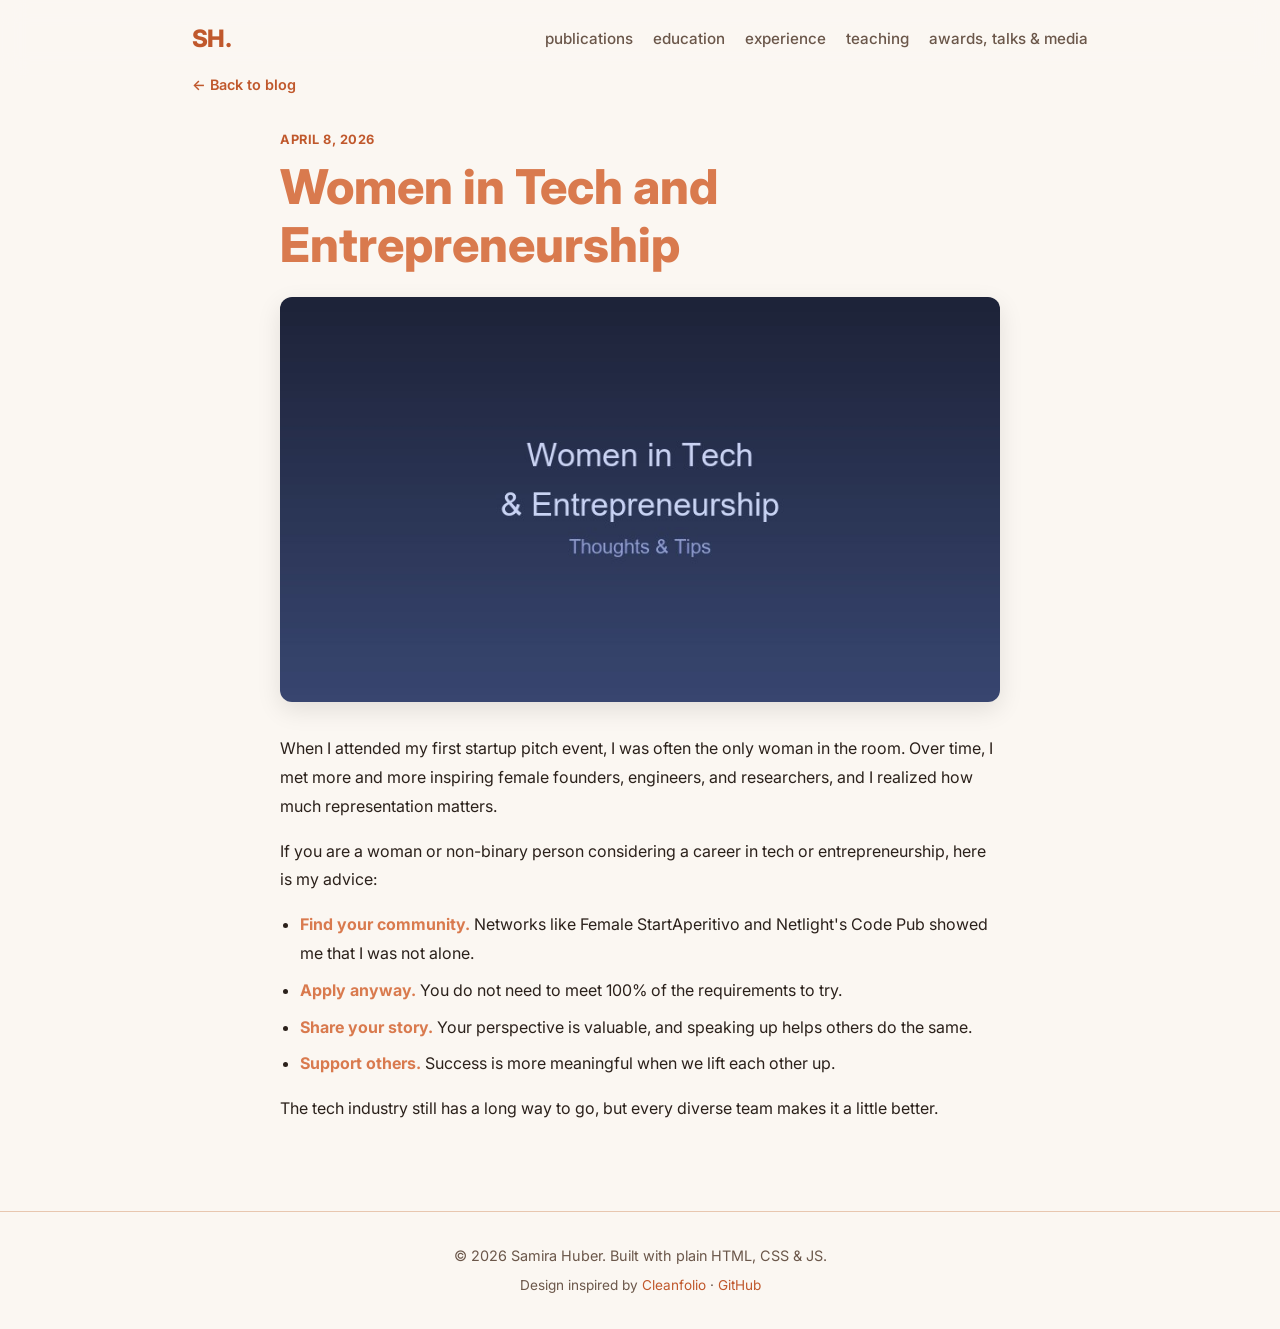
<file: women-in-tech-entrepreneurship.html>
<!DOCTYPE html>
<html lang="en">
<head>
  <meta charset="UTF-8" />
  <meta name="viewport" content="width=device-width, initial-scale=1.0" />
  <title>Women in Tech and Entrepreneurship | Samira Huber</title>
  <link rel="preconnect" href="https://fonts.googleapis.com" />
  <link rel="preconnect" href="https://fonts.gstatic.com" crossorigin />
  <link href="https://fonts.googleapis.com/css2?family=Inter:wght@400;500;600;700;800&display=swap" rel="stylesheet" />
  <link rel="stylesheet" href="styles.css" />
</head>
<body>
  <header class="header">
    <nav class="nav container">
      <a href="index.html" class="logo">SH.</a>
      <ul class="nav-list">
        <li><a href="index.html#publications" class="nav-link">publications</a></li>
        <li><a href="index.html#education" class="nav-link">education</a></li>
        <li><a href="index.html#experience" class="nav-link">experience</a></li>
        <li><a href="index.html#teaching" class="nav-link">teaching</a></li>
        <li><a href="index.html#news" class="nav-link">awards, talks & media</a></li>
        <!-- <li><a href="blog.html" class="nav-link">blog</a></li> -->
        <!-- <li><a href="sport.html" class="nav-link">sport</a></li> -->
        <!-- <li><a href="index.html#contact" class="nav-link">contact</a></li> -->
        <!-- Theme toggle disabled (see FORCED_THEME in script.js)
        <li>
          <button id="theme-toggle" class="theme-toggle" aria-label="Toggle theme">
            <svg id="sun-icon" class="icon" viewBox="0 0 24 24" fill="none" stroke="currentColor" stroke-width="2" stroke-linecap="round" stroke-linejoin="round">
              <circle cx="12" cy="12" r="5"></circle>
              <line x1="12" y1="1" x2="12" y2="3"></line>
              <line x1="12" y1="21" x2="12" y2="23"></line>
              <line x1="4.22" y1="4.22" x2="5.64" y2="5.64"></line>
              <line x1="18.36" y1="18.36" x2="19.78" y2="19.78"></line>
              <line x1="1" y1="12" x2="3" y2="12"></line>
              <line x1="21" y1="12" x2="23" y2="12"></line>
              <line x1="4.22" y1="19.78" x2="5.64" y2="18.36"></line>
              <line x1="18.36" y1="5.64" x2="19.78" y2="4.22"></line>
            </svg>
            <svg id="moon-icon" class="icon hidden" viewBox="0 0 24 24" fill="none" stroke="currentColor" stroke-width="2" stroke-linecap="round" stroke-linejoin="round">
              <path d="M21 12.79A9 9 0 1 1 11.21 3 7 7 0 0 0 21 12.79z"></path>
            </svg>
          </button>
        </li>
        -->
      </ul>
      <button id="mobile-menu-toggle" class="mobile-menu-toggle" aria-label="Open menu">
        <span></span>
        <span></span>
        <span></span>
      </button>
    </nav>
  </header>

  <main>
    <article class="blog-page section">
      <div class="container">
        <a href="blog.html" class="blog-read-more">&larr; Back to blog</a>
        <div id="post-content" class="post-content">
        <div class="post-header">
        <p class="blog-date">April 8, 2026</p>
        <h1 class="post-title">Women in Tech and Entrepreneurship</h1>
        <div class="post-image"><img src="static/images/blog/blog3.jpg" alt="Women in Tech and Entrepreneurship" /></div>
      </div>
      <div class="post-body">
        <p>When I attended my first startup pitch event, I was often the only woman in the room. Over time, I met more and more inspiring female founders, engineers, and researchers, and I realized how much representation matters.</p>
<p>If you are a woman or non-binary person considering a career in tech or entrepreneurship, here is my advice:</p>
<ul>
<li><strong>Find your community.</strong> Networks like Female StartAperitivo and Netlight's Code Pub showed me that I was not alone.</li>
<li><strong>Apply anyway.</strong> You do not need to meet 100% of the requirements to try.</li>
<li><strong>Share your story.</strong> Your perspective is valuable, and speaking up helps others do the same.</li>
<li><strong>Support others.</strong> Success is more meaningful when we lift each other up.</li>
</ul>
<p>The tech industry still has a long way to go, but every diverse team makes it a little better.</p>
      </div>
      </div>
      </div>
    </article>
  </main>

  <footer class="footer">
    <div class="container">
      <p>&copy; <span id="year"></span> Samira Huber. Built with plain HTML, CSS & JS.</p>
      <p class="footer-credit">Design inspired by <a href="https://rjshkhr.github.io/cleanfolio/" target="_blank" rel="noopener noreferrer">Cleanfolio</a> · <a href="https://github.com/rjshkhr/cleanfolio" target="_blank" rel="noopener noreferrer">GitHub</a></p>
    </div>
  </footer>

  <script src="script.js"></script>
</body>
</html>
</file>
<file: styles.css>
:root {
  --bg: #15192b;
  --bg-soft: #1d2338;
  --bg-card: #202840;
  --text: #c9d3f6;
  --text-muted: #8d9bd6;
  --accent: #8ea4f7;
  --accent-light: #b7c5ff;
  --border: #3b4775;
  --shadow: rgba(0, 0, 0, 0.35);
  --gradient-start: #8ea4f7;
  --gradient-end: #c9d3f6;
}

/* Light theme: Terracotta. Previous Indigo light palette:
  --bg: #f5f7ff; --bg-soft: #e8ecf9; --bg-card: #ffffff; --text: #1d2338;
  --text-muted: #4d5878; --accent: #4a5fcb; --accent-light: #6b7fd6;
  --border: #b7c5ff; --gradient-start: #4a5fcb; --gradient-end: #8ea4f7;
  Other palettes are listed in palette-switcher.js. */
[data-theme="light"] {
  --bg: #fbf7f2;
  --bg-soft: #f2e9df;
  --bg-card: #ffffff;
  --text: #2b211b;
  --text-muted: #6b574a;
  --accent: #c0582c;
  --accent-light: #d97a4e;
  --border: #e8c7b0;
  --shadow: rgba(0, 0, 0, 0.1);
  --gradient-start: #c0582c;
  --gradient-end: #e08a5f;
}

* {
  margin: 0;
  padding: 0;
  box-sizing: border-box;
}

html {
  scroll-behavior: smooth;
}

body {
  font-family: 'Inter', -apple-system, BlinkMacSystemFont, 'Segoe UI', Roboto, sans-serif;
  background-color: var(--bg);
  color: var(--text);
  line-height: 1.6;
  transition: background-color 0.3s ease, color 0.3s ease;
}

a {
  color: inherit;
  text-decoration: none;
}

.container {
  width: min(70%, 1400px);
  margin: 0 auto;
}

/* Header */
.header {
  position: fixed;
  top: 0;
  left: 0;
  right: 0;
  z-index: 100;
  padding: 1.25rem 0;
  background: rgba(21, 25, 43, 0.85);
  backdrop-filter: blur(12px);
  transition: background-color 0.3s ease;
}

[data-theme="light"] .header {
  background: rgba(251, 247, 242, 0.85);
}

.nav {
  display: flex;
  align-items: center;
  justify-content: space-between;
}

.logo {
  font-size: 1.5rem;
  font-weight: 800;
  color: var(--accent);
  letter-spacing: -0.03em;
}

.nav-list {
  display: flex;
  align-items: center;
  flex-wrap: wrap;
  justify-content: flex-end;
  gap: 0.5rem 1.25rem;
  list-style: none;
}

.nav-link {
  font-size: 0.95rem;
  font-weight: 500;
  color: var(--text-muted);
  transition: color 0.2s ease;
}

.nav-link:hover,
.nav-link.active {
  color: var(--accent-light);
}

.theme-toggle {
  display: flex;
  align-items: center;
  justify-content: center;
  width: 2.25rem;
  height: 2.25rem;
  border: none;
  border-radius: 50%;
  background: transparent;
  color: var(--text-muted);
  cursor: pointer;
  transition: color 0.2s ease, background-color 0.2s ease;
}

.theme-toggle:hover {
  color: var(--accent-light);
  background-color: var(--bg-soft);
}

.icon {
  width: 1.25rem;
  height: 1.25rem;
}

.hidden {
  display: none;
}

.mobile-menu-toggle {
  display: none;
  flex-direction: column;
  gap: 5px;
  background: transparent;
  border: none;
  cursor: pointer;
  padding: 0.25rem;
}

.mobile-menu-toggle span {
  display: block;
  width: 24px;
  height: 2px;
  background-color: var(--text);
  transition: transform 0.3s ease, opacity 0.3s ease;
}

/* Hero */
.hero {
  min-height: 100vh;
  display: flex;
  align-items: center;
  justify-content: center;
  padding: 8rem 0 4rem;
  text-align: left;
}

.hero-content {
  display: grid;
  grid-template-columns: 300px 1fr;
  align-items: flex-start;
  gap: 3rem;
  padding-top: 2rem;
}

.hero-image {
  justify-self: center;
  padding-top: 0.5rem;
}

.hero-image img {
  width: 300px;
  height: 300px;
  object-fit: cover;
  border-radius: 50%;
  box-shadow: 0 16px 40px var(--shadow);
}

.hero-text {
  display: flex;
  flex-direction: column;
  align-items: flex-start;
  gap: 1.25rem;
}

.hero-title {
  font-size: clamp(2.5rem, 5vw, 4rem);
  font-weight: 800;
  line-height: 1.1;
  letter-spacing: -0.03em;
  background: linear-gradient(135deg, var(--gradient-start), var(--gradient-end));
  -webkit-background-clip: text;
  background-clip: text;
  color: transparent;
}

.hero-subtitle {
  font-size: clamp(1.35rem, 3vw, 2rem);
  font-weight: 700;
  color: var(--accent-light);
}

.hero-description {
  max-width: 640px;
  font-size: clamp(0.95rem, 1.4vw, 1.05rem);
  color: var(--text-muted);
  line-height: 1.7;
  text-align: left;
}

.hero-actions {
  display: flex;
  align-items: center;
  gap: 1.25rem;
  margin-top: 0.25rem;
}

.btn {
  display: inline-flex;
  align-items: center;
  justify-content: center;
  padding: 0.85rem 1.75rem;
  font-size: 1rem;
  font-weight: 600;
  border-radius: 4px;
  transition: all 0.2s ease;
}

.btn-outline {
  border: 2px solid var(--accent);
  color: var(--accent);
  background-color: transparent;
}

.btn-outline:hover {
  background-color: var(--accent);
  color: var(--bg);
}

.icon-link {
  display: flex;
  align-items: center;
  justify-content: center;
  color: var(--text-muted);
  transition: color 0.2s ease, transform 0.2s ease;
}

.icon-link:hover {
  color: var(--accent-light);
  transform: translateY(-2px);
}

.social-icon {
  width: 1.75rem;
  height: 1.75rem;
}

/* Sections */
.section {
  padding: 4.5rem 0;
}

.section-title {
  text-align: center;
  font-size: clamp(1.75rem, 4.5vw, 2.5rem);
  font-weight: 800;
  color: var(--accent-light);
  margin-bottom: 2.5rem;
  letter-spacing: -0.02em;
}

/* Research interests */
.chips {
  display: flex;
  flex-wrap: wrap;
  justify-content: flex-start;
  gap: 0.75rem;
}

.chip {
  padding: 0.6rem 1.25rem;
  border-radius: 999px;
  background-color: var(--bg-card);
  color: var(--accent);
  font-weight: 600;
  box-shadow: 0 4px 12px var(--shadow);
}

/* Publications */
.publications-list {
  display: flex;
  flex-direction: column;
  gap: 1.5rem;
}

.publication-card {
  position: relative;
  display: flex;
  align-items: stretch;
  width: 100%;
  background-color: var(--bg-card);
  border-radius: 12px;
  overflow: hidden;
  box-shadow: 0 8px 24px var(--shadow);
  transition: transform 0.3s ease, box-shadow 0.3s ease;
}

.publication-card:hover {
  transform: translateY(-4px);
  box-shadow: 0 16px 40px var(--shadow);
}

.publication-venue {
  position: absolute;
  top: 1rem;
  right: 1rem;
  z-index: 1;
  padding: 0.35rem 0.8rem;
  border-radius: 999px;
  background-color: var(--accent);
  color: var(--bg);
  font-size: 0.8rem;
  font-weight: 700;
  box-shadow: 0 4px 12px var(--shadow);
}

.publication-image {
  flex: 0 0 220px;
  background-color: var(--bg-soft);
  overflow: hidden;
}

.publication-image img {
  width: 100%;
  height: 100%;
  object-fit: cover;
  display: block;
}

.publication-image img.align-right {
  object-position: right center;
}

.publication-placeholder {
  width: 100%;
  height: 100%;
  min-height: 160px;
  display: flex;
  align-items: center;
  justify-content: center;
  font-size: 1.25rem;
  font-weight: 700;
  color: var(--text-muted);
}

.publication-info {
  flex: 1 1 auto;
  padding: 1.5rem;
  padding-right: 7rem;
  display: flex;
  flex-direction: column;
}

.publication-title {
  font-size: 1.35rem;
  font-weight: 700;
  margin-bottom: 0.25rem;
  color: var(--accent-light);
}

.publication-authors {
  font-size: 0.95rem;
  color: var(--text);
  margin-bottom: 0.25rem;
}

.publication-authors sup {
  font-size: 0.65rem;
  color: var(--accent);
  margin-left: 0.1rem;
}

.publication-affiliations {
  font-size: 0.85rem;
  color: var(--text-muted);
  margin-bottom: 0.5rem;
}

.publication-affiliations sup {
  font-size: 0.6rem;
  color: var(--accent);
  margin-right: 0.1rem;
}

.publication-meta {
  display: inline-block;
  font-size: 0.9rem;
  font-weight: 700;
  color: var(--accent);
  margin-bottom: 0.75rem;
}

.publication-description {
  font-size: 0.95rem;
  color: var(--text-muted);
  margin-bottom: 1.25rem;
  flex: 1 1 auto;
}

.publication-links {
  display: flex;
  flex-wrap: wrap;
  gap: 0.6rem;
}

.publication-links .link-chip {
  display: inline-flex;
  align-items: center;
  padding: 0.4rem 0.9rem;
  border-radius: 999px;
  background-color: var(--bg-soft);
  color: var(--accent);
  font-size: 0.85rem;
  font-weight: 600;
  transition: background-color 0.2s ease, color 0.2s ease;
}

.publication-links .link-chip:hover {
  background-color: var(--accent);
  color: var(--bg);
}

/* News grid */
.news-grid {
  display: grid;
  grid-template-columns: repeat(3, 1fr);
  gap: 1.5rem;
}

.news-card {
  display: flex;
  flex-direction: column;
  background-color: var(--bg-card);
  border-radius: 12px;
  overflow: hidden;
  box-shadow: 0 8px 24px var(--shadow);
  transition: transform 0.3s ease, box-shadow 0.3s ease;
}

.news-card:hover {
  transform: translateY(-4px);
  box-shadow: 0 16px 40px var(--shadow);
}

.news-card.hidden {
  display: none;
}

.news-image {
  width: 100%;
  height: 180px;
  background-color: var(--bg-soft);
  overflow: hidden;
}

.news-image img {
  width: 100%;
  height: 100%;
  object-fit: cover;
  display: block;
  transition: transform 0.3s ease;
}

.news-card:hover .news-image img {
  transform: scale(1.05);
}

.news-body {
  flex: 1 1 auto;
  display: flex;
  flex-direction: column;
  padding: 1.25rem;
}

.news-body h3 {
  font-size: 1.1rem;
  font-weight: 700;
  color: var(--accent-light);
  margin-bottom: 0.5rem;
}

.news-meta {
  display: flex;
  align-items: center;
  gap: 0.4rem;
  font-size: 0.8rem;
  font-weight: 700;
  color: var(--accent);
  text-transform: uppercase;
  letter-spacing: 0.04em;
  margin-bottom: 0.35rem;
}

.news-meta-icon {
  width: 0.9rem;
  height: 0.9rem;
  flex-shrink: 0;
}

.news-detail {
  flex: 1 1 auto;
  font-size: 0.9rem;
  color: var(--text-muted);
  line-height: 1.6;
  margin-bottom: 1rem;
}

.news-links {
  display: flex;
  flex-wrap: wrap;
  gap: 1.25rem;
}

.news-links a {
  font-size: 0.9rem;
  font-weight: 600;
  color: var(--accent);
  border-bottom: 1px solid transparent;
  transition: border-color 0.2s ease;
}

.news-links a:hover {
  border-bottom-color: var(--accent);
}

.news-no-link {
  font-size: 0.9rem;
  font-weight: 600;
  color: var(--text-muted);
}

.news-load-more {
  display: block;
  width: max-content;
  margin: 2.5rem auto 0;
}

.news-load-more.hidden {
  display: none;
}

/* Blog */
.blog-overview-grid,
.blog-list {
  display: grid;
  grid-template-columns: repeat(3, 1fr);
  gap: 1.5rem;
  margin-bottom: 2.5rem;
}

.blog-overview-card,
.blog-card {
  display: flex;
  flex-direction: column;
  background-color: var(--bg-card);
  border-radius: 12px;
  overflow: hidden;
  box-shadow: 0 8px 24px var(--shadow);
  transition: transform 0.3s ease, box-shadow 0.3s ease;
}

.blog-overview-card:hover,
.blog-card:hover {
  transform: translateY(-4px);
  box-shadow: 0 16px 40px var(--shadow);
}

.blog-overview-image,
.blog-image {
  width: 100%;
  height: 180px;
  background-color: var(--bg-soft);
  overflow: hidden;
}

.blog-overview-image img,
.blog-image img {
  width: 100%;
  height: 100%;
  object-fit: cover;
  display: block;
  transition: transform 0.3s ease;
}

.blog-overview-card:hover .blog-overview-image img,
.blog-card:hover .blog-image img {
  transform: scale(1.05);
}

.blog-overview-body,
.blog-body {
  flex: 1 1 auto;
  display: flex;
  flex-direction: column;
  padding: 1.25rem;
}

.blog-overview-body h3,
.blog-body h3 {
  font-size: 1.1rem;
  font-weight: 700;
  color: var(--accent-light);
  margin-bottom: 0.5rem;
}

.blog-date {
  font-size: 0.8rem;
  font-weight: 700;
  color: var(--accent);
  text-transform: uppercase;
  letter-spacing: 0.04em;
  margin-bottom: 0.35rem;
}

.blog-excerpt {
  flex: 1 1 auto;
  font-size: 0.9rem;
  color: var(--text-muted);
  line-height: 1.6;
  margin-bottom: 1rem;
}

.blog-read-more {
  font-size: 0.9rem;
  font-weight: 600;
  color: var(--accent);
  border-bottom: 1px solid transparent;
  transition: border-color 0.2s ease;
  align-self: flex-start;
}

.blog-read-more:hover {
  border-bottom-color: var(--accent);
}

.blog-loading,
.blog-error {
  grid-column: 1 / -1;
  text-align: center;
  color: var(--text-muted);
  padding: 2rem 0;
}

.post-content {
  max-width: 720px;
  margin: 0 auto;
}

.post-header {
  margin: 2rem 0 1.5rem;
}

.post-title {
  font-size: clamp(2rem, 5vw, 3rem);
  font-weight: 800;
  color: var(--accent-light);
  margin: 0.5rem 0 1.5rem;
  line-height: 1.2;
}

.post-image {
  width: 100%;
  border-radius: 12px;
  overflow: hidden;
  margin-bottom: 2rem;
  box-shadow: 0 8px 24px var(--shadow);
}

.post-image img {
  width: 100%;
  height: auto;
  display: block;
}

.post-body {
  font-size: 1rem;
  line-height: 1.8;
  color: var(--text);
}

.post-body h2,
.post-body h3 {
  color: var(--accent-light);
  margin: 1.5rem 0 0.75rem;
}

.post-body p {
  margin-bottom: 1rem;
}

.post-body ul,
.post-body ol {
  margin: 0 0 1rem 1.25rem;
}

.post-body li {
  margin-bottom: 0.5rem;
}

.post-body strong {
  color: var(--accent-light);
}

/* Timeline (education & experience) */
.timeline {
  display: flex;
  flex-direction: column;
  gap: 1.75rem;
}

.timeline-item {
  display: flex;
  gap: 1.5rem;
  padding: 1.5rem;
  background-color: var(--bg-card);
  border-radius: 12px;
  box-shadow: 0 8px 24px var(--shadow);
}

.timeline-date {
  flex: 0 0 130px;
  font-size: 0.9rem;
  font-weight: 700;
  color: var(--accent);
}

.timeline-content {
  flex: 1 1 auto;
}

.timeline-content h3 {
  font-size: 1.2rem;
  font-weight: 700;
  color: var(--accent-light);
  margin-bottom: 0.25rem;
}

.timeline-place {
  font-size: 0.95rem;
  font-weight: 600;
  color: var(--text);
  margin-bottom: 0.5rem;
}

.timeline-detail {
  font-size: 0.95rem;
  color: var(--text-muted);
}

.timeline-detail a {
  color: var(--accent);
  border-bottom: 1px solid transparent;
  transition: border-color 0.2s ease;
}

.timeline-detail a:hover {
  border-bottom-color: var(--accent);
}

/* Cards list (teaching & talks) */
.cards-list {
  display: flex;
  flex-direction: column;
  gap: 1.25rem;
}

.info-card {
  padding: 1.5rem;
  background-color: var(--bg-card);
  border-radius: 12px;
  box-shadow: 0 8px 24px var(--shadow);
}

.info-card h3 {
  display: flex;
  align-items: center;
  gap: 0.6rem;
  font-size: 1.2rem;
  font-weight: 700;
  color: var(--accent-light);
  margin-bottom: 0.25rem;
}

.entry-icon {
  flex-shrink: 0;
  width: 1.25rem;
  height: 1.25rem;
  color: var(--accent);
}

.entry-date {
  font-size: 0.85rem;
  font-weight: 600;
  color: var(--accent);
  margin-bottom: 0.15rem;
}

.info-meta {
  font-size: 0.9rem;
  font-weight: 600;
  color: var(--accent);
  margin-bottom: 0.75rem;
}

.info-detail {
  font-size: 0.95rem;
  color: var(--text-muted);
  margin-bottom: 1rem;
}

.info-links {
  display: flex;
  gap: 1.25rem;
}

.info-links a {
  font-size: 0.9rem;
  font-weight: 600;
  color: var(--accent);
  border-bottom: 1px solid transparent;
  transition: border-color 0.2s ease;
}

.info-links a:hover {
  border-bottom-color: var(--accent);
}

/* Contact */
.contact-content {
  text-align: center;
}

.contact-text {
  max-width: 480px;
  margin: 0 auto 1.75rem;
  color: var(--text-muted);
}

/* Footer */
.footer {
  padding: 2rem 0;
  text-align: center;
  color: var(--text-muted);
  font-size: 0.9rem;
  border-top: 1px solid var(--border);
}

.footer-credit {
  margin-top: 0.5rem;
  font-size: 0.85rem;
}

.footer-credit a {
  color: var(--accent);
  border-bottom: 1px solid transparent;
  transition: border-color 0.2s ease;
}

.footer-credit a:hover {
  border-bottom-color: var(--accent);
}

@media (max-width: 1000px) {
  .news-grid,
  .blog-overview-grid,
  .blog-list {
    grid-template-columns: repeat(2, 1fr);
  }
}

/* Mobile nav */
@media (max-width: 700px) {
  .nav-list {
    position: fixed;
    top: 0;
    right: -100%;
    width: min(75%, 300px);
    height: 100vh;
    flex-direction: column;
    align-items: flex-start;
    flex-wrap: nowrap;
    gap: 0;
    padding: 5rem 2rem 2rem;
    background-color: var(--bg-soft);
    box-shadow: -8px 0 24px var(--shadow);
    transition: right 0.3s ease;
    overflow-y: auto;
  }

  .nav-list.open {
    right: 0;
  }

  .nav-list li {
    width: 100%;
    border-bottom: 1px solid var(--border);
  }

  .nav-link,
  .theme-toggle {
    display: block;
    width: 100%;
    padding: 1rem 0;
    text-align: left;
  }

  .theme-toggle {
    border-radius: 0;
    height: auto;
    justify-content: flex-start;
  }

  .mobile-menu-toggle {
    display: flex;
    z-index: 110;
  }

  .mobile-menu-toggle.open span:nth-child(1) {
    transform: translateY(7px) rotate(45deg);
  }

  .mobile-menu-toggle.open span:nth-child(2) {
    opacity: 0;
  }

  .mobile-menu-toggle.open span:nth-child(3) {
    transform: translateY(-7px) rotate(-45deg);
  }

  .hero-content {
    grid-template-columns: 1fr;
    gap: 2rem;
    text-align: center;
  }

  .hero-text {
    align-items: center;
  }

  .hero-title,
  .hero-subtitle,
  .hero-description {
    width: 100%;
    text-align: center;
  }

  .chips,
  .hero-actions {
    width: 100%;
    justify-content: center;
  }

  .hero-image img {
    width: 220px;
    height: 220px;
  }

  .hero-content {
    padding-top: 0;
  }

  .hero-description {
    text-align: center;
  }

  .publication-card {
    flex-direction: column;
  }

  .publication-image {
    flex: 0 0 auto;
    height: 140px;
  }

  .publication-info {
    padding-right: 5rem;
  }

  .timeline-item {
    flex-direction: column;
    gap: 0.5rem;
  }

  .timeline-date {
    flex: 0 0 auto;
  }

  .news-grid,
  .blog-overview-grid,
  .blog-list {
    grid-template-columns: 1fr;
  }
}
</file>
